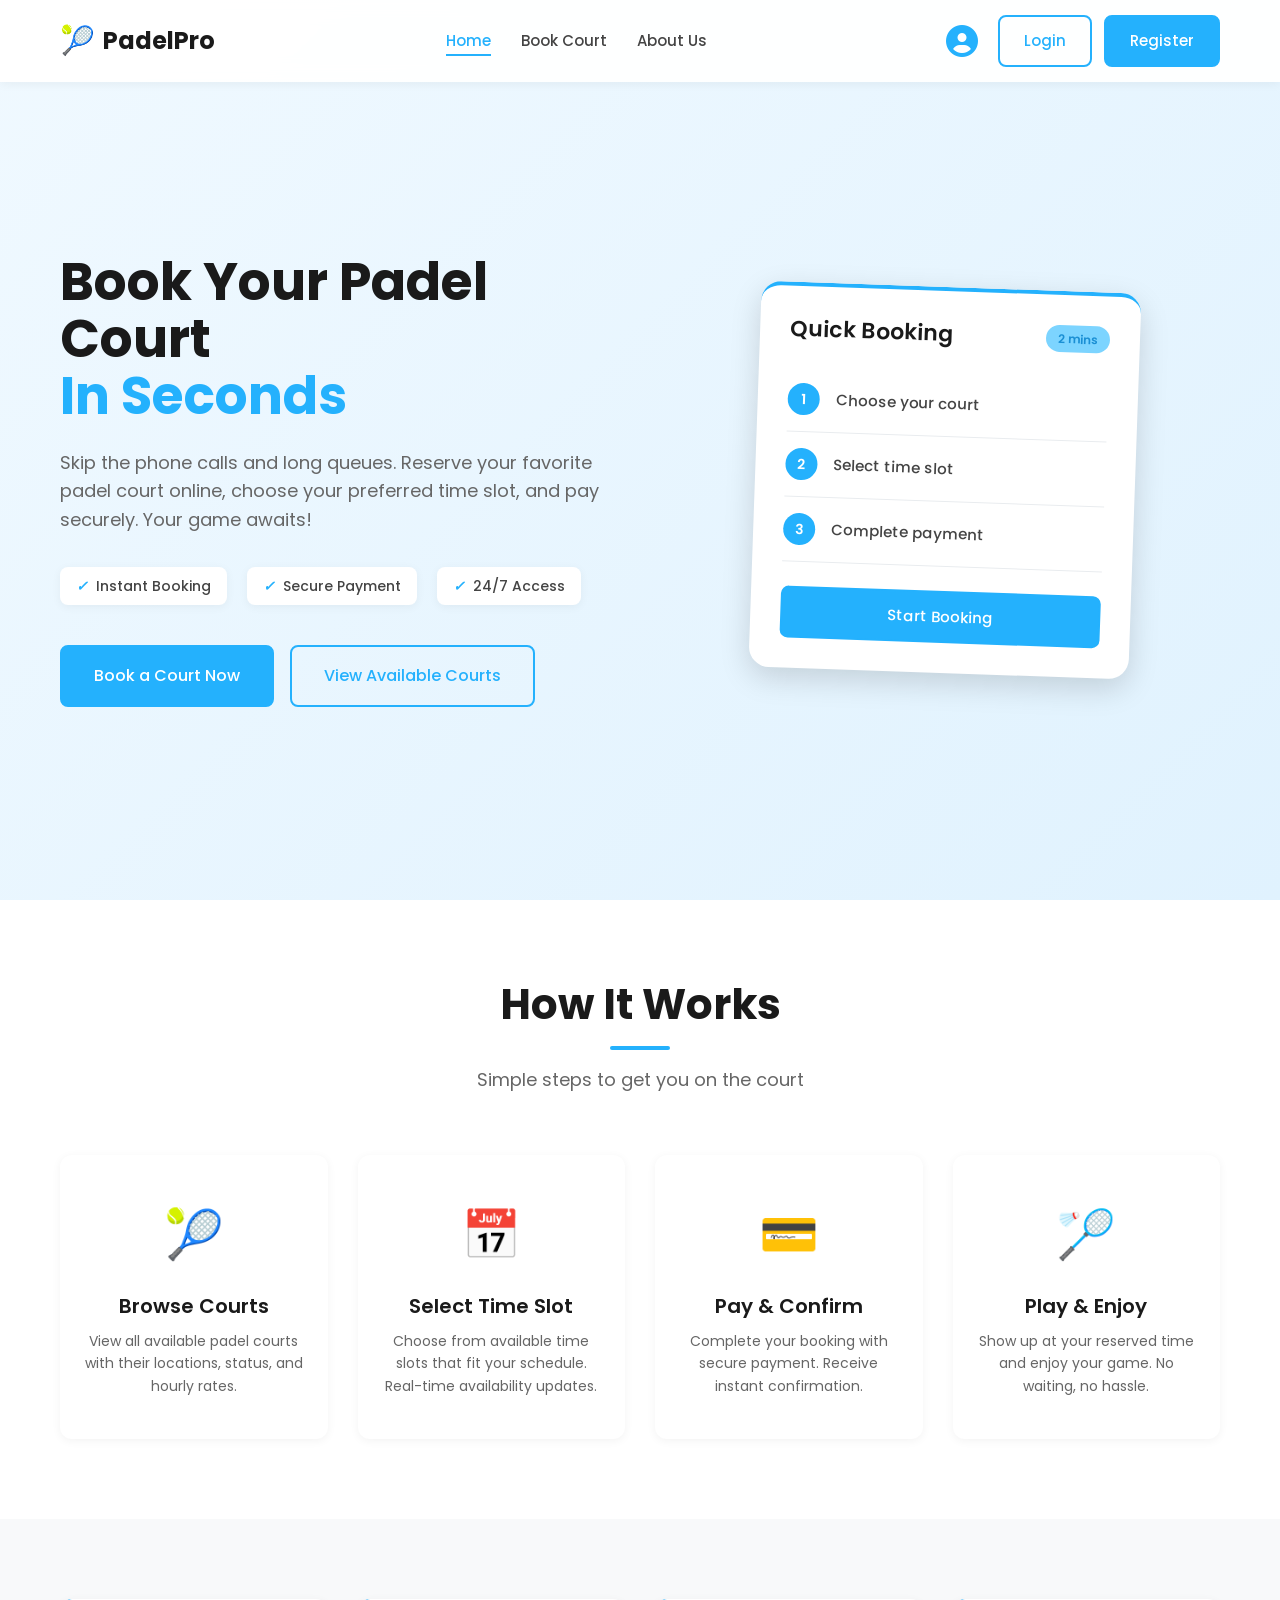
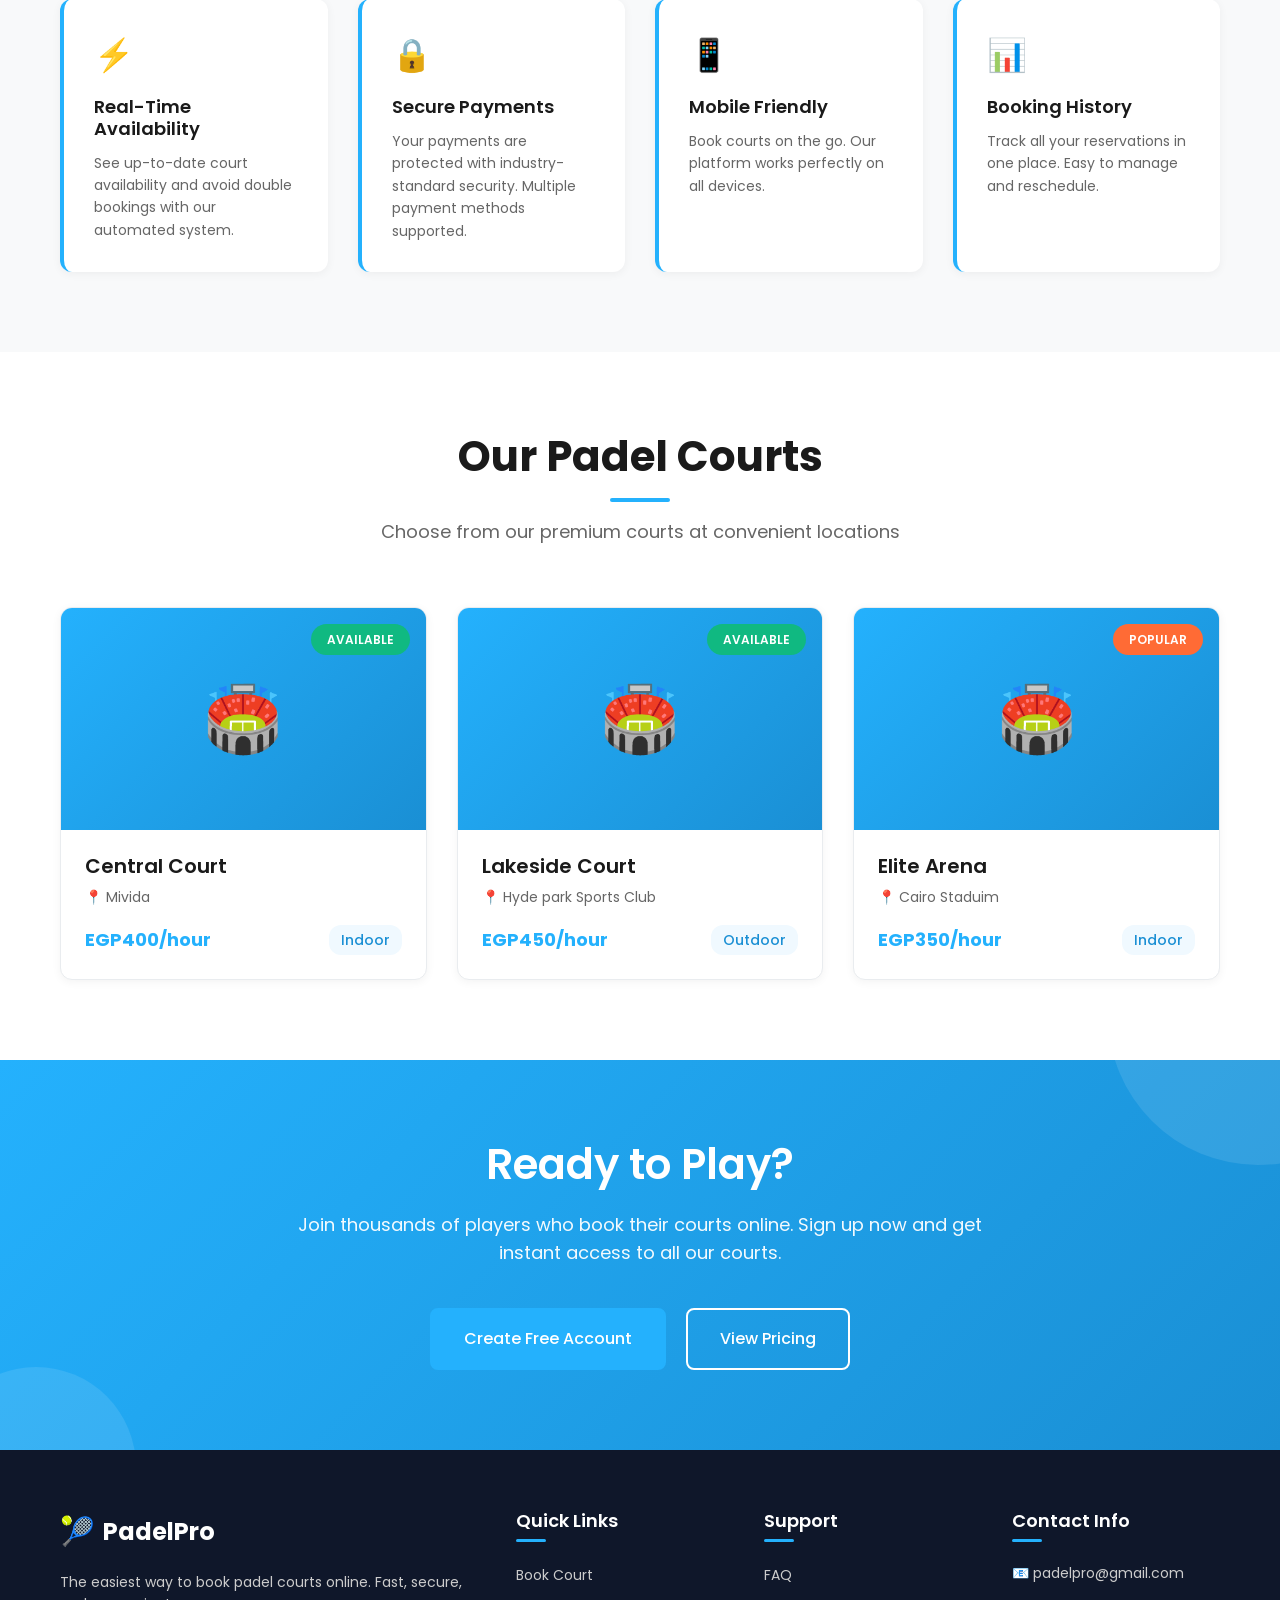
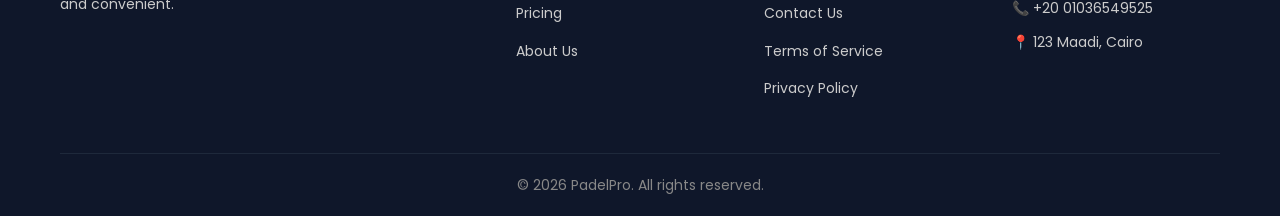
<file: index.html>
﻿<!doctype html>
<html lang="en">
  <head>
    <meta charset="UTF-8" />
    <meta name="viewport" content="width=device-width, initial-scale=1.0" />
    <meta
      name="description"
      content="Book your padel court easily online. Reserve courts, choose time slots, and pay securely."
    />
    <title>PadelPro - Book Your Padel Court Online</title>
    <link rel="stylesheet" href="css/style.css">
    <link rel="preconnect" href="https://fonts.googleapis.com" />
    <link rel="preconnect" href="https://fonts.gstatic.com" crossorigin />
    <link
      href="https://fonts.googleapis.com/css2?family=Poppins:wght@300;400;500;600;700&display=swap"
      rel="stylesheet"
    />
    <!-- Font Awesome 6 (free icons) -->
    <link rel="stylesheet" href="https://cdnjs.cloudflare.com/ajax/libs/font-awesome/6.4.0/css/all.min.css" />
  </head>
  <body>
    <!--start Header home Section -->

    <header class="header">
      <nav class="navbar">
        <div class="container">
          <div class="nav-wrapper">
            <a href="index.html" class="logo">
              <span class="logo-icon">🎾</span>
              <span class="logo-text">PadelPro</span>
            </a>
            <ul class="nav-menu">
              <li class="nav-item">
                <a href="index.html" class="nav-link active">Home</a>
              </li>
              <li class="nav-item">
                <a href="#" class="nav-link">Book Court</a>
              </li>
              <li class="nav-item">
                <a href="aboutus.html" class="nav-link">About Us</a>
              </li>
            </ul>
            <div class="nav-actions">
              <!-- Profile Icon (visible when logged out, shows dropdown on click) -->
              <div class="profile-dropdown">
                <button class="profile-icon-btn" id="profileIconBtn" aria-label="Profile menu">
                  <i class="fas fa-user-circle"></i>
                </button>
                <div class="dropdown-menu" id="profileDropdown">
                  <div class="dropdown-header" id="userInfoHeader">
                    <i class="fas fa-user"></i>
                    <span>Guest User</span>
                  </div>
                  <a href="login_signup.html" class="dropdown-item" id="loginDropdownItem">
                    <i class="fas fa-sign-in-alt"></i>
                    Login
                  </a>
                  <a href="login_signup.html" class="dropdown-item" id="registerDropdownItem">
                    <i class="fas fa-user-plus"></i>
                    Register
                  </a>
                  <div class="dropdown-divider"></div>
                  <a href="#" class="dropdown-item" id="myProfileItem" style="display: none;">
                    <i class="fas fa-id-card"></i>
                    My Profile
                  </a>
                  <a href="#" class="dropdown-item" id="myBookingsItem" style="display: none;">
                    <i class="fas fa-calendar-alt"></i>
                    My Bookings
                  </a>
                  <a href="#" class="dropdown-item" id="logoutItem" style="display: none;">
                    <i class="fas fa-sign-out-alt"></i>
                    Logout
                  </a>
                </div>
              </div>
              <a href="login_signup.html" class="btn btn-outline" id="loginBtn">Login</a>
              <a href="login_signup.html" class="btn btn-primary" id="registerBtn">Register</a>
            </div>
            <button class="mobile-menu-toggle" aria-label="Toggle menu">
              <span></span>
              <span></span>
              <span></span>
            </button>
          </div>
        </div>
      </nav>
    </header>

    <!-- end Header home section -->

    <!--start Hero home Section -->
    <section class="hero">
      <div class="container">
        <div class="hero-content">
          <div class="hero-text">
            <h1 class="hero-title">
              Book Your Padel Court
              <span class="highlight">In Seconds</span>
            </h1>
            <p class="hero-description">
              Skip the phone calls and long queues. Reserve your favorite padel
              court online, choose your preferred time slot, and pay securely.
              Your game awaits!
            </p>
            <div class="hero-features">
              <div class="feature-tag">
                <i class="feature-icon">✓</i>
                <span>Instant Booking</span>
              </div>
              <div class="feature-tag">
                <i class="feature-icon">✓</i>
                <span>Secure Payment</span>
              </div>
              <div class="feature-tag">
                <i class="feature-icon">✓</i>
                <span>24/7 Access</span>
              </div>
            </div>
            <div class="hero-cta">
              <a href="#" class="btn btn-primary btn-large">Book a Court Now</a>
              <a href="#" class="btn btn-outline btn-large"
                >View Available Courts</a
              >
            </div>
          </div>
          <div class="hero-image">
            <div class="booking-card">
              <div class="booking-card-header">
                <h3>Quick Booking</h3>
                <span class="badge">2 mins</span>
              </div>
              <div class="booking-card-body">
                <div class="booking-step">
                  <div class="step-number">1</div>
                  <div class="step-text">Choose your court</div>
                </div>
                <div class="booking-step">
                  <div class="step-number">2</div>
                  <div class="step-text">Select time slot</div>
                </div>
                <div class="booking-step">
                  <div class="step-number">3</div>
                  <div class="step-text">Complete payment</div>
                </div>
              </div>
              <div class="booking-card-footer">
                <a href="#" class="btn btn-primary btn-block">Start Booking</a>
              </div>
            </div>
          </div>
        </div>
      </div>
    </section>

    <!--end Hero home Section -->

    <!--start How It Works home Section -->
    <section class="how-it-works">
      <div class="container">
        <div class="section-header">
          <h2 class="section-title">How It Works</h2>
          <p class="section-subtitle">Simple steps to get you on the court</p>
        </div>
        <div class="steps-grid">
          <div class="step-card">
            <div class="step-icon">🎾</div>
            <h3 class="step-title">Browse Courts</h3>
            <p class="step-description">
              View all available padel courts with their locations, status, and
              hourly rates.
            </p>
          </div>
          <div class="step-card">
            <div class="step-icon">📅</div>
            <h3 class="step-title">Select Time Slot</h3>
            <p class="step-description">
              Choose from available time slots that fit your schedule. Real-time
              availability updates.
            </p>
          </div>
          <div class="step-card">
            <div class="step-icon">💳</div>
            <h3 class="step-title">Pay & Confirm</h3>
            <p class="step-description">
              Complete your booking with secure payment. Receive instant
              confirmation.
            </p>
          </div>
          <div class="step-card">
            <div class="step-icon">🏸</div>
            <h3 class="step-title">Play & Enjoy</h3>
            <p class="step-description">
              Show up at your reserved time and enjoy your game. No waiting, no
              hassle.
            </p>
          </div>
        </div>
      </div>
    </section>

    <!--end How It Works home Section -->

    <!--start Features home Section -->
    <section class="features">
      <div class="container">
        <div class="features-grid">
          <div class="feature-card">
            <div class="feature-icon-wrapper">⚡</div>
            <h3 class="feature-title">Real-Time Availability</h3>
            <p class="feature-description">
              See up-to-date court availability and avoid double bookings with
              our automated system.
            </p>
          </div>
          <div class="feature-card">
            <div class="feature-icon-wrapper">🔒</div>
            <h3 class="feature-title">Secure Payments</h3>
            <p class="feature-description">
              Your payments are protected with industry-standard security.
              Multiple payment methods supported.
            </p>
          </div>
          <div class="feature-card">
            <div class="feature-icon-wrapper">📱</div>
            <h3 class="feature-title">Mobile Friendly</h3>
            <p class="feature-description">
              Book courts on the go. Our platform works perfectly on all
              devices.
            </p>
          </div>
          <div class="feature-card">
            <div class="feature-icon-wrapper">📊</div>
            <h3 class="feature-title">Booking History</h3>
            <p class="feature-description">
              Track all your reservations in one place. Easy to manage and
              reschedule.
            </p>
          </div>
        </div>
      </div>
    </section>

    <!--end Features home Section -->

    <!--start Padel Courts Section -->
    <section class="courts-preview">
      <div class="container">
        <div class="section-header">
          <h2 class="section-title">Our Padel Courts</h2>
          <p class="section-subtitle">
            Choose from our premium courts at convenient locations
          </p>
        </div>
        <div class="courts-grid">
          <div class="court-card">
            <div class="court-image">
              <span class="court-icon">🏟️</span>
              <span class="court-status available">Available</span>
            </div>
            <div class="court-details">
              <h3 class="court-name">Central Court</h3>
              <p class="court-location">📍 Mivida</p>
              <div class="court-info">
                <span class="court-price">EGP400/hour</span>
                <span class="court-type">Indoor</span>
              </div>
            </div>
          </div>
          <div class="court-card">
            <div class="court-image">
              <span class="court-icon">🏟️</span>
              <span class="court-status available">Available</span>
            </div>
            <div class="court-details">
              <h3 class="court-name">Lakeside Court</h3>
              <p class="court-location">📍 Hyde park Sports Club</p>
              <div class="court-info">
                <span class="court-price">EGP450/hour</span>
                <span class="court-type">Outdoor</span>
              </div>
            </div>
          </div>
          <div class="court-card">
            <div class="court-image">
              <span class="court-icon">🏟️</span>
              <span class="court-status busy">Popular</span>
            </div>
            <div class="court-details">
              <h3 class="court-name">Elite Arena</h3>
              <p class="court-location">📍 Cairo Staduim</p>
              <div class="court-info">
                <span class="court-price">EGP350/hour</span>
                <span class="court-type">Indoor</span>
              </div>
            </div>
          </div>
        </div>
      </div>
    </section>

    <!--end Padel Courts Section -->

    <!--satrt Ready to Play Section -->
    <section class="cta">
      <div class="container">
        <div class="cta-content">
          <h2 class="cta-title">Ready to Play?</h2>
          <p class="cta-text">
            Join thousands of players who book their courts online. Sign up now
            and get instant access to all our courts.
          </p>
          <div class="cta-buttons">
            <a href="#" class="btn btn-primary btn-large"
              >Create Free Account</a
            >
            <a href="#" class="btn btn-outline btn-large">View Pricing</a>
          </div>
        </div>
      </div>
    </section>

    <!--satrt Ready to Play Section -->

    <!--start Footer home section -->
    <footer class="footer">
      <div class="container">
        <div class="footer-grid">
          <div class="footer-section">
            <div class="footer-logo">
              <span class="logo-icon">🎾</span>
              <span class="logo-text">PadelPro</span>
            </div>
            <p class="footer-description">
              The easiest way to book padel courts online. Fast, secure, and
              convenient.
            </p>
          </div>
          <div class="footer-section">
            <h4 class="footer-title">Quick Links</h4>
            <ul class="footer-links">
              <li><a href="#">Book Court</a></li>
              <li><a href="#">Pricing</a></li>
              <li><a href="#">About Us</a></li>
            </ul>
          </div>
          <div class="footer-section">
            <h4 class="footer-title">Support</h4>
            <ul class="footer-links">
              <li><a href="#">FAQ</a></li>
              <li><a href="#">Contact Us</a></li>
              <li><a href="#">Terms of Service</a></li>
              <li><a href="#">Privacy Policy</a></li>
            </ul>
          </div>
          <div class="footer-section">
            <h4 class="footer-title">Contact Info</h4>
            <ul class="footer-contact">
              <li>📧 padelpro@gmail.com</li>
              <li>📞 +20 01036549525</li>
              <li>📍 123 Maadi, Cairo</li>
            </ul>
          </div>
        </div>
        <div class="footer-bottom">
          <p>&copy; 2026 PadelPro. All rights reserved.</p>
        </div>
      </div>
    </footer>

    <!--end Footer home section -->

    <script>
      // Profile dropdown functionality
      const profileIconBtn = document.getElementById('profileIconBtn');
      const profileDropdown = document.getElementById('profileDropdown');
      const userInfoHeader = document.getElementById('userInfoHeader');
      const loginDropdownItem = document.getElementById('loginDropdownItem');
      const registerDropdownItem = document.getElementById('registerDropdownItem');
      const myProfileItem = document.getElementById('myProfileItem');
      const myBookingsItem = document.getElementById('myBookingsItem');
      const logoutItem = document.getElementById('logoutItem');
      const loginBtn = document.getElementById('loginBtn');
      const registerBtn = document.getElementById('registerBtn');

      // Check if user is logged in (from localStorage)
      function checkLoginStatus() {
        const currentUser = localStorage.getItem('padelpro_current_user');
        if (currentUser) {
          const user = JSON.parse(currentUser);
          // User is logged in
          userInfoHeader.innerHTML = `<i class="fas fa-user"></i><span>${user.name || user.email}</span>`;
          
          // Show logged-in menu items
          loginDropdownItem.style.display = 'none';
          registerDropdownItem.style.display = 'none';
          myProfileItem.style.display = 'flex';
          myBookingsItem.style.display = 'flex';
          logoutItem.style.display = 'flex';
          
          // Hide login/register buttons in nav-actions
          if (loginBtn) loginBtn.style.display = 'none';
          if (registerBtn) registerBtn.style.display = 'none';
        } else {
          // User is logged out
          userInfoHeader.innerHTML = `<i class="fas fa-user"></i><span>Guest User</span>`;
          
          // Show logged-out menu items
          loginDropdownItem.style.display = 'flex';
          registerDropdownItem.style.display = 'flex';
          myProfileItem.style.display = 'none';
          myBookingsItem.style.display = 'none';
          logoutItem.style.display = 'none';
          
          // Show login/register buttons in nav-actions
          if (loginBtn) loginBtn.style.display = 'inline-block';
          if (registerBtn) registerBtn.style.display = 'inline-block';
        }
      }

      // Toggle dropdown
      if (profileIconBtn) {
        profileIconBtn.addEventListener('click', (e) => {
          e.stopPropagation();
          profileDropdown.classList.toggle('show');
        });
      }

      // Close dropdown when clicking outside
      document.addEventListener('click', (e) => {
        if (!profileIconBtn.contains(e.target) && !profileDropdown.contains(e.target)) {
          profileDropdown.classList.remove('show');
        }
      });

      // Logout functionality
      if (logoutItem) {
        logoutItem.addEventListener('click', (e) => {
          e.preventDefault();
          localStorage.removeItem('padelpro_current_user');
          checkLoginStatus();
          profileDropdown.classList.remove('show');
          // Show success message (optional)
          alert('You have been logged out successfully!');
          // Reload page to update UI
          window.location.reload();
        });
      }

      // Check login status on page load
      checkLoginStatus();
    </script>
  </body>
</html>
</file>
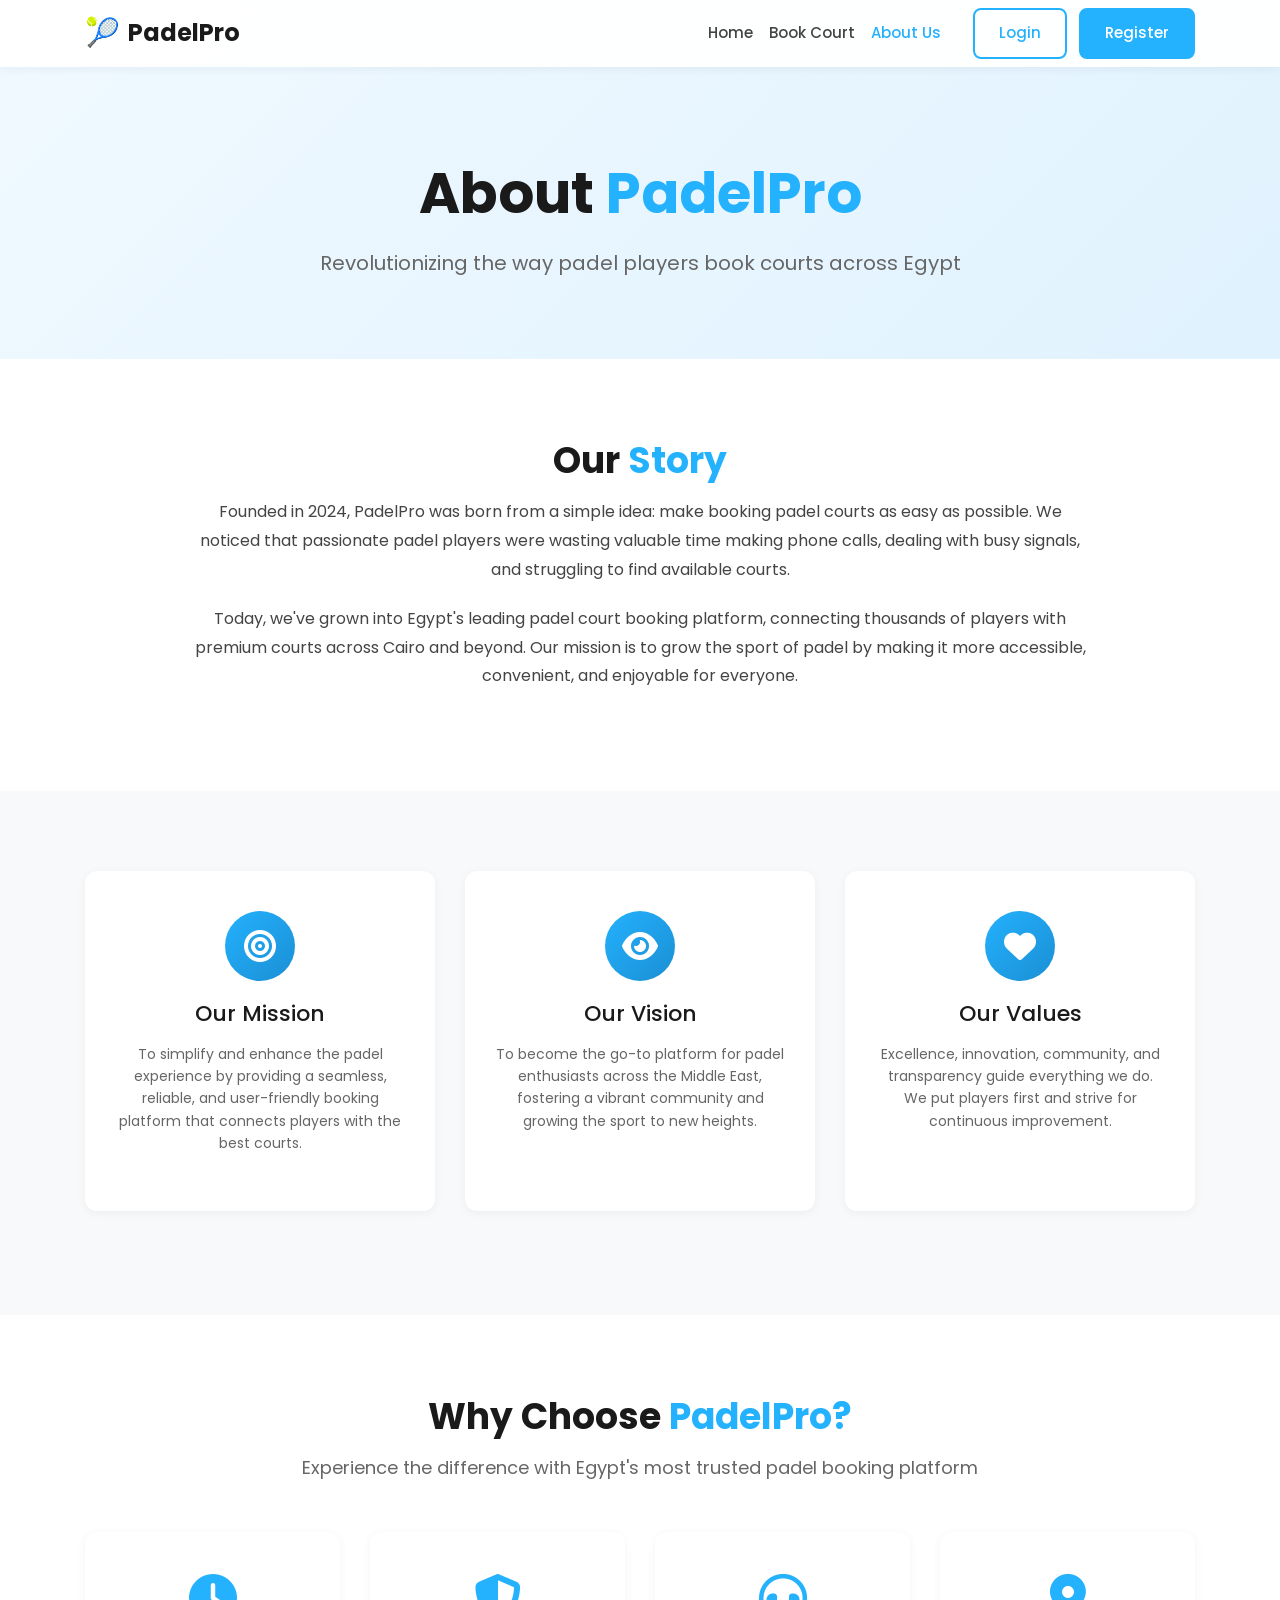
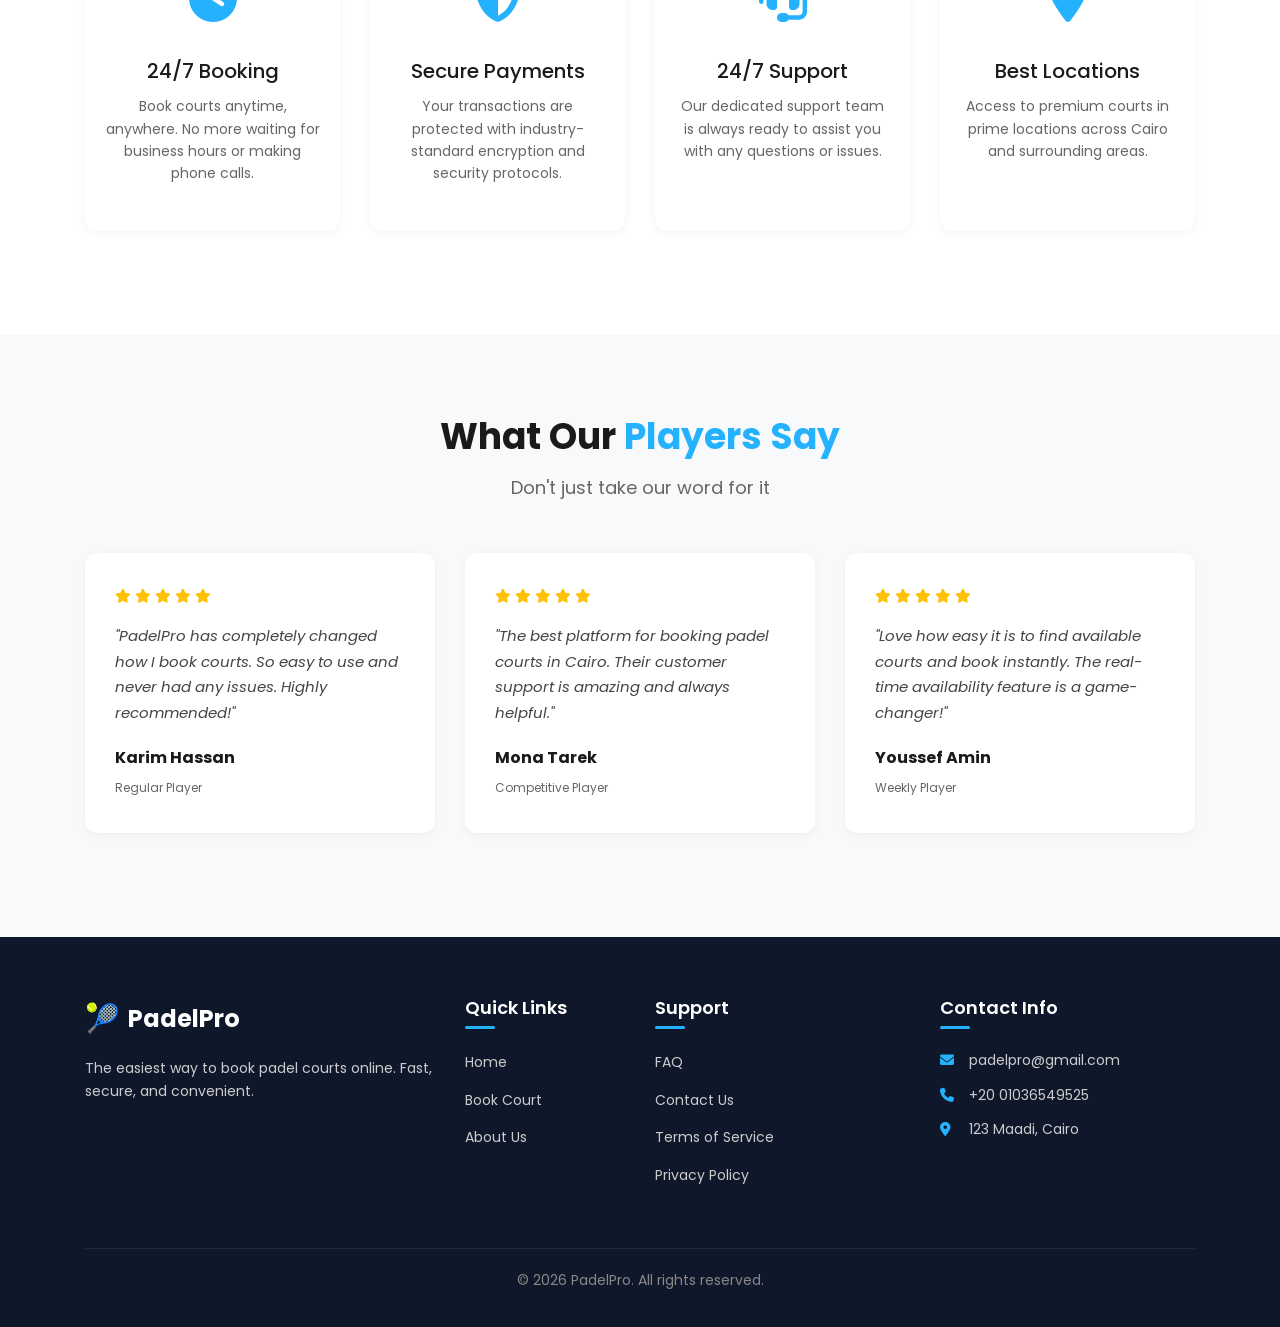
<file: aboutus.html>
<!DOCTYPE html>
<html lang="en">
<head>
    <meta charset="UTF-8">
    <meta name="viewport" content="width=device-width, initial-scale=1.0, shrink-to-fit=no">
    <meta name="description" content="Learn about PadelPro - The leading platform for booking padel courts online. Discover our mission, values, and story.">
    <title>PadelPro - About Us</title>
    
    <!-- Bootstrap 4.6.x CSS -->
    <link rel="stylesheet" href="https://cdn.jsdelivr.net/npm/bootstrap@4.6.2/dist/css/bootstrap.min.css">
    <!-- Custom CSS -->
    <link rel="stylesheet" href="css/aboutus.css">
    <!-- Google Fonts Poppins -->
    <link rel="preconnect" href="https://fonts.googleapis.com">
    <link rel="preconnect" href="https://fonts.gstatic.com" crossorigin>
    <link href="https://fonts.googleapis.com/css2?family=Poppins:wght@300;400;500;600;700&display=swap" rel="stylesheet">
    <!-- Font Awesome Icons -->
    <link rel="stylesheet" href="https://cdnjs.cloudflare.com/ajax/libs/font-awesome/6.4.0/css/all.min.css">
</head>
<body>
    <!-- Header Navigation -->
    <header class="header">
        <nav class="navbar navbar-expand-md py-2">
            <div class="container">
                <a href="index.html" class="logo">
                    <span class="logo-icon">🎾</span>
                    <span class="logo-text">PadelPro</span>
                </a>
                <button class="mobile-menu-toggle navbar-toggler" type="button" data-toggle="collapse" data-target="#mainNavbar" aria-controls="mainNavbar" aria-expanded="false" aria-label="Toggle navigation">
                    <span></span>
                    <span></span>
                    <span></span>
                </button>
                <div class="collapse navbar-collapse" id="mainNavbar">
                    <ul class="navbar-nav ml-auto align-items-md-center">
                        <li class="nav-item"><a href="index.html" class="nav-link">Home</a></li>
                        <li class="nav-item"><a href="#" class="nav-link">Book Court</a></li>
                        <li class="nav-item"><a href="aboutus.html" class="nav-link active">About Us</a></li>
                    </ul>
                    <div class="nav-actions ml-md-4">
                        <a href="login_signup.html" class="btn btn-outline" id="loginNavBtn">Login</a>
                        <a href="register.html" class="btn btn-primary" id="signupNavBtn">Register</a>
                    </div>
                </div>
            </div>
        </nav>
    </header>

    <!-- Hero Section -->
    <section class="about-hero">
        <div class="container">
            <div class="row justify-content-center text-center">
                <div class="col-lg-8">
                    <h1 class="about-hero-title">About <span class="highlight">PadelPro</span></h1>
                    <p class="about-hero-subtitle">Revolutionizing the way padel players book courts across Egypt</p>
                </div>
            </div>
        </div>
    </section>

    <!-- Our Story Section -->
    <section class="our-story">
        <div class="container">
            <div class="row">
                <div class="col-lg-12">
                    <div class="story-content text-center">
                        <h2 class="section-title">Our <span class="highlight">Story</span></h2>
                        <p class="story-text">Founded in 2024, PadelPro was born from a simple idea: make booking padel courts as easy as possible. We noticed that passionate padel players were wasting valuable time making phone calls, dealing with busy signals, and struggling to find available courts.</p>
                        <p class="story-text">Today, we've grown into Egypt's leading padel court booking platform, connecting thousands of players with premium courts across Cairo and beyond. Our mission is to grow the sport of padel by making it more accessible, convenient, and enjoyable for everyone.</p>
                    </div>
                </div>
            </div>
        </div>
    </section>

    <!-- Our Mission Section -->
    <section class="our-mission">
        <div class="container">
            <div class="row">
                <div class="col-lg-4 mb-4">
                    <div class="mission-card">
                        <div class="mission-icon">
                            <i class="fas fa-bullseye"></i>
                        </div>
                        <h3>Our Mission</h3>
                        <p>To simplify and enhance the padel experience by providing a seamless, reliable, and user-friendly booking platform that connects players with the best courts.</p>
                    </div>
                </div>
                <div class="col-lg-4 mb-4">
                    <div class="mission-card">
                        <div class="mission-icon">
                            <i class="fas fa-eye"></i>
                        </div>
                        <h3>Our Vision</h3>
                        <p>To become the go-to platform for padel enthusiasts across the Middle East, fostering a vibrant community and growing the sport to new heights.</p>
                    </div>
                </div>
                <div class="col-lg-4 mb-4">
                    <div class="mission-card">
                        <div class="mission-icon">
                            <i class="fas fa-heart"></i>
                        </div>
                        <h3>Our Values</h3>
                        <p>Excellence, innovation, community, and transparency guide everything we do. We put players first and strive for continuous improvement.</p>
                    </div>
                </div>
            </div>
        </div>
    </section>

    <!-- Why Choose Us Section -->
    <section class="why-choose-us">
        <div class="container">
            <div class="section-header text-center">
                <h2 class="section-title">Why Choose <span class="highlight">PadelPro?</span></h2>
                <p class="section-subtitle">Experience the difference with Egypt's most trusted padel booking platform</p>
            </div>
            <div class="row">
                <div class="col-md-6 col-lg-3 mb-4">
                    <div class="choose-card">
                        <div class="choose-icon">
                            <i class="fas fa-clock"></i>
                        </div>
                        <h4>24/7 Booking</h4>
                        <p>Book courts anytime, anywhere. No more waiting for business hours or making phone calls.</p>
                    </div>
                </div>
                <div class="col-md-6 col-lg-3 mb-4">
                    <div class="choose-card">
                        <div class="choose-icon">
                            <i class="fas fa-shield-alt"></i>
                        </div>
                        <h4>Secure Payments</h4>
                        <p>Your transactions are protected with industry-standard encryption and security protocols.</p>
                    </div>
                </div>
                <div class="col-md-6 col-lg-3 mb-4">
                    <div class="choose-card">
                        <div class="choose-icon">
                            <i class="fas fa-headset"></i>
                        </div>
                        <h4>24/7 Support</h4>
                        <p>Our dedicated support team is always ready to assist you with any questions or issues.</p>
                    </div>
                </div>
                <div class="col-md-6 col-lg-3 mb-4">
                    <div class="choose-card">
                        <div class="choose-icon">
                            <i class="fas fa-map-marker-alt"></i>
                        </div>
                        <h4>Best Locations</h4>
                        <p>Access to premium courts in prime locations across Cairo and surrounding areas.</p>
                    </div>
                </div>
            </div>
        </div>
    </section>

    <!-- Testimonials Section -->
    <section class="testimonials">
        <div class="container">
            <div class="section-header text-center">
                <h2 class="section-title">What Our <span class="highlight">Players Say</span></h2>
                <p class="section-subtitle">Don't just take our word for it</p>
            </div>
            <div class="row">
                <div class="col-md-6 col-lg-4 mb-4">
                    <div class="testimonial-card">
                        <div class="testimonial-rating">
                            <i class="fas fa-star"></i>
                            <i class="fas fa-star"></i>
                            <i class="fas fa-star"></i>
                            <i class="fas fa-star"></i>
                            <i class="fas fa-star"></i>
                        </div>
                        <p class="testimonial-text">"PadelPro has completely changed how I book courts. So easy to use and never had any issues. Highly recommended!"</p>
                        <div class="testimonial-author">
                            <strong>Karim Hassan</strong>
                            <span>Regular Player</span>
                        </div>
                    </div>
                </div>
                <div class="col-md-6 col-lg-4 mb-4">
                    <div class="testimonial-card">
                        <div class="testimonial-rating">
                            <i class="fas fa-star"></i>
                            <i class="fas fa-star"></i>
                            <i class="fas fa-star"></i>
                            <i class="fas fa-star"></i>
                            <i class="fas fa-star"></i>
                        </div>
                        <p class="testimonial-text">"The best platform for booking padel courts in Cairo. Their customer support is amazing and always helpful."</p>
                        <div class="testimonial-author">
                            <strong>Mona Tarek</strong>
                            <span>Competitive Player</span>
                        </div>
                    </div>
                </div>
                <div class="col-md-6 col-lg-4 mb-4">
                    <div class="testimonial-card">
                        <div class="testimonial-rating">
                            <i class="fas fa-star"></i>
                            <i class="fas fa-star"></i>
                            <i class="fas fa-star"></i>
                            <i class="fas fa-star"></i>
                            <i class="fas fa-star"></i>
                        </div>
                        <p class="testimonial-text">"Love how easy it is to find available courts and book instantly. The real-time availability feature is a game-changer!"</p>
                        <div class="testimonial-author">
                            <strong>Youssef Amin</strong>
                            <span>Weekly Player</span>
                        </div>
                    </div>
                </div>
            </div>
        </div>
    </section>

    <!-- Footer -->
    <footer class="footer">
        <div class="container">
            <div class="row">
                <div class="col-md-6 col-lg-4 mb-4">
                    <div class="footer-logo">
                        <span class="logo-icon">🎾</span>
                        <span class="logo-text">PadelPro</span>
                    </div>
                    <p class="footer-description">The easiest way to book padel courts online. Fast, secure, and convenient.</p>
                </div>
                <div class="col-md-6 col-lg-2 mb-4">
                    <h4 class="footer-title">Quick Links</h4>
                    <ul class="footer-links">
                        <li><a href="index.html">Home</a></li>
                        <li><a href="#">Book Court</a></li>
                        <li><a href="about.html">About Us</a></li>
                    </ul>
                </div>
                <div class="col-md-6 col-lg-3 mb-4">
                    <h4 class="footer-title">Support</h4>
                    <ul class="footer-links">
                        <li><a href="#">FAQ</a></li>
                        <li><a href="#">Contact Us</a></li>
                        <li><a href="#">Terms of Service</a></li>
                        <li><a href="#">Privacy Policy</a></li>
                    </ul>
                </div>
                <div class="col-md-6 col-lg-3 mb-4">
                    <h4 class="footer-title">Contact Info</h4>
                    <ul class="footer-contact">
                        <li><i class="fas fa-envelope"></i> padelpro@gmail.com</li>
                        <li><i class="fas fa-phone"></i> +20 01036549525</li>
                        <li><i class="fas fa-map-marker-alt"></i> 123 Maadi, Cairo</li>
                    </ul>
                </div>
            </div>
            <div class="footer-bottom">
                <p>&copy; 2026 PadelPro. All rights reserved.</p>
            </div>
        </div>
    </footer>

    <!-- Bootstrap JS -->
    <script src="https://code.jquery.com/jquery-3.5.1.slim.min.js"></script>
    <script src="https://cdn.jsdelivr.net/npm/bootstrap@4.6.2/dist/js/bootstrap.bundle.min.js"></script>
</body>
</html>
</file>
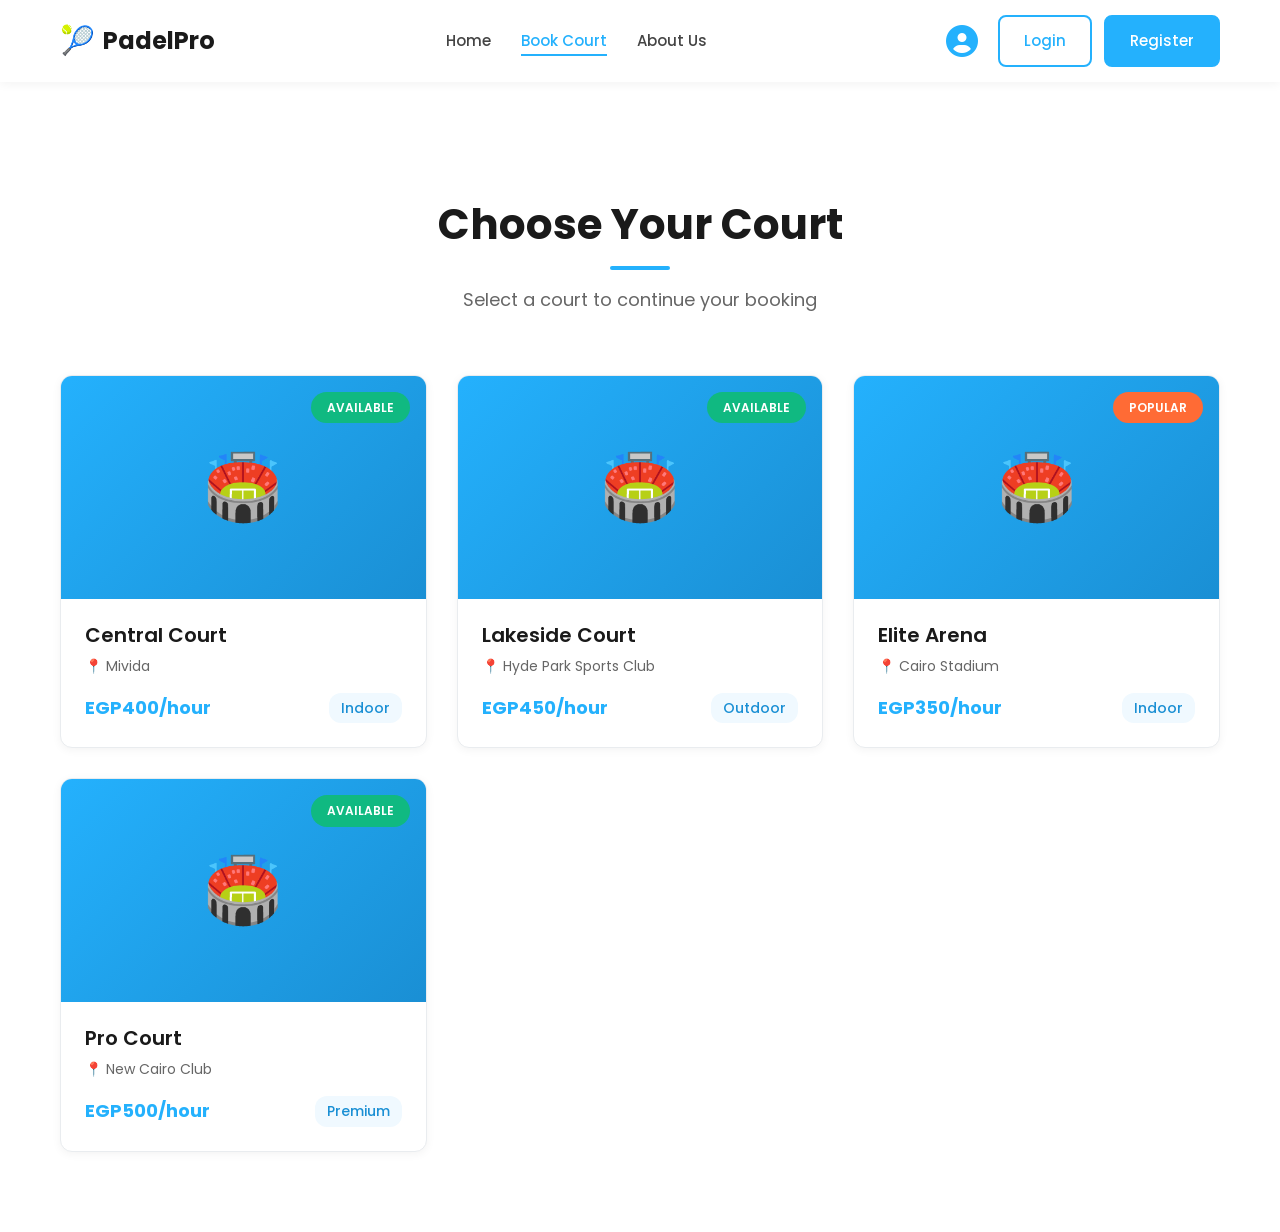
<file: booking.html>
<!doctype html>
<html lang="en">
<head>
  <meta charset="UTF-8">
  <title>Book Court</title>

  <link rel="stylesheet" href="css/style.css">
  <link rel="stylesheet" href="css/book.css">
  <link rel="stylesheet" href="css/style.css">
    <link rel="preconnect" href="https://fonts.googleapis.com" />
    <link rel="preconnect" href="https://fonts.gstatic.com" crossorigin />
    <link
      href="https://fonts.googleapis.com/css2?family=Poppins:wght@300;400;500;600;700&display=swap"
      rel="stylesheet"
    />
    <!-- Font Awesome 6 (free icons) -->
    <link rel="stylesheet" href="https://cdnjs.cloudflare.com/ajax/libs/font-awesome/6.4.0/css/all.min.css" />
</head>

<body>

<!--start Header booking Section -->

    <header class="header">
      <nav class="navbar">
        <div class="container">
          <div class="nav-wrapper">
            <a href="index.html" class="logo">
              <span class="logo-icon">🎾</span>
              <span class="logo-text">PadelPro</span>
            </a>
            <ul class="nav-menu">
              <li class="nav-item">
                <a href="index.html" class="nav-link ">Home</a>
              </li>
              <li class="nav-item">
                <a href="booking.html" class="nav-link active">Book Court</a>
              </li>
              <li class="nav-item">
                <a href="#" class="nav-link">About Us</a>
              </li>
            </ul>
            <div class="nav-actions">

              <!-- Profile Icon  -->
              <div class="profile-dropdown">
                <button class="profile-icon-btn" id="profileIconBtn" aria-label="Profile menu">
                  <i class="fas fa-user-circle"></i>
                </button>
                <div class="dropdown-menu" id="profileDropdown">
                  <div class="dropdown-header" id="userInfoHeader">
                    <i class="fas fa-user"></i>
                    <span>Guest User</span>
                  </div>
                  <a href="login_signup.html" class="dropdown-item" id="loginDropdownItem">
                    <i class="fas fa-sign-in-alt"></i>
                    Login
                  </a>
                  <a href="login_signup.html" class="dropdown-item" id="registerDropdownItem">
                    <i class="fas fa-user-plus"></i>
                    Register
                  </a>
                  <div class="dropdown-divider"></div>
                  <a href="#" class="dropdown-item" id="myProfileItem" style="display: none;">
                    <i class="fas fa-id-card"></i>
                    My Profile
                  </a>
                  <a href="#" class="dropdown-item" id="myBookingsItem" style="display: none;">
                    <i class="fas fa-calendar-alt"></i>
                    My Bookings
                  </a>
                  <a href="#" class="dropdown-item" id="logoutItem" style="display: none;">
                    <i class="fas fa-sign-out-alt"></i>
                    Logout
                  </a>
                </div>
              </div>
              <a href="login_signup.html" class="btn btn-outline" id="loginBtn">Login</a>
              <a href="login_signup.html" class="btn btn-primary" id="registerBtn">Register</a>
            </div>
            <button class="mobile-menu-toggle" aria-label="Toggle menu">
              <span></span>
              <span></span>
              <span></span>
            </button>
          </div>
        </div>
      </nav>
    </header>

    <!-- end Header booking section -->

<section class="courts-preview" style="margin-top:120px;">
  <div class="container">

    <div class="section-header">
      <h2 class="section-title">Choose Your Court</h2>
      <p class="section-subtitle">
        Select a court to continue your booking
      </p>
    </div>

    <div class="courts-grid">

      <!-- Court 1 -->
      <div class="court-card" onclick="goToReservation('Central Court',400)">
        <div class="court-image">
          <span class="court-icon">🏟️</span>
          <span class="court-status available">Available</span>
        </div>
        <div class="court-details">
          <h3 class="court-name">Central Court</h3>
          <p class="court-location">📍 Mivida</p>
          <div class="court-info">
            <span class="court-price">EGP400/hour</span>
            <span class="court-type">Indoor</span>
          </div>
        </div>
      </div>

      <!-- Court 2 -->
      <div class="court-card" onclick="goToReservation('Lakeside Court',450)">
        <div class="court-image">
          <span class="court-icon">🏟️</span>
          <span class="court-status available">Available</span>
        </div>
        <div class="court-details">
          <h3 class="court-name">Lakeside Court</h3>
          <p class="court-location">📍 Hyde Park Sports Club</p>
          <div class="court-info">
            <span class="court-price">EGP450/hour</span>
            <span class="court-type">Outdoor</span>
          </div>
        </div>
      </div>

      <!-- Court 3 -->
      <div class="court-card" onclick="goToReservation('Elite Arena',350)">
        <div class="court-image">
          <span class="court-icon">🏟️</span>
          <span class="court-status busy">Popular</span>
        </div>
        <div class="court-details">
          <h3 class="court-name">Elite Arena</h3>
          <p class="court-location">📍 Cairo Stadium</p>
          <div class="court-info">
            <span class="court-price">EGP350/hour</span>
            <span class="court-type">Indoor</span>
          </div>
        </div>
      </div>

      <!-- Court 4 -->
      <div class="court-card" onclick="goToReservation('Pro Court',500)">
        <div class="court-image">
          <span class="court-icon">🏟️</span>
          <span class="court-status available">Available</span>
        </div>
        <div class="court-details">
          <h3 class="court-name">Pro Court</h3>
          <p class="court-location">📍 New Cairo Club</p>
          <div class="court-info">
            <span class="court-price">EGP500/hour</span>
            <span class="court-type">Premium</span>
          </div>
        </div>
      </div>

    </div>
  </div>
</section>

<script src="js/book.js"></script>
</body>
</html>
</file>
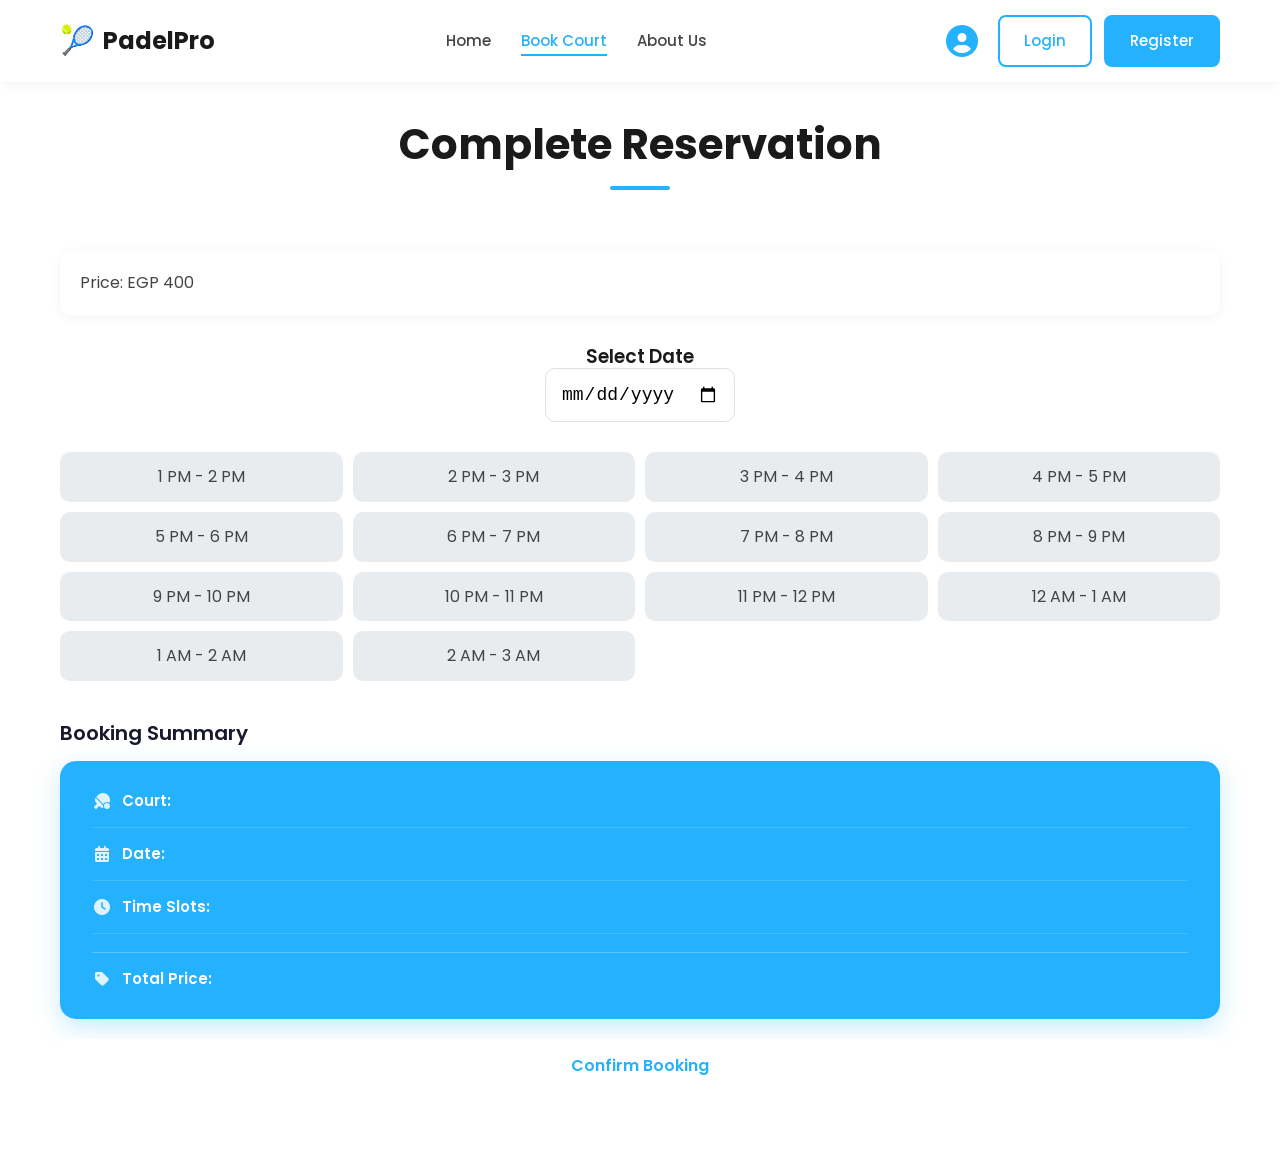
<file: reservation.html>
<!doctype html>
<html lang="en">
  <head>
    <meta charset="UTF-8" />
    <title>Reservation</title>

    <link rel="stylesheet" href="css/style.css" />
    <link rel="stylesheet" href="css/reservation.css" />
    <link rel="stylesheet" href="css/style.css" />
    <link rel="preconnect" href="https://fonts.googleapis.com" />
    <link rel="preconnect" href="https://fonts.gstatic.com" crossorigin />
    <link
      href="https://fonts.googleapis.com/css2?family=Poppins:wght@300;400;500;600;700&display=swap"
      rel="stylesheet"
    />
    <!-- Font Awesome 6 (free icons) -->
    <link
      rel="stylesheet"
      href="https://cdnjs.cloudflare.com/ajax/libs/font-awesome/6.4.0/css/all.min.css"
    />
  </head>

  <body>
    <!--start Header reservation Section -->

    <header class="header">
      <nav class="navbar">
        <div class="container">
          <div class="nav-wrapper">
            <a href="index.html" class="logo">
              <span class="logo-icon">🎾</span>
              <span class="logo-text">PadelPro</span>
            </a>
            <ul class="nav-menu">
              <li class="nav-item">
                <a href="index.html" class="nav-link">Home</a>
              </li>
              <li class="nav-item">
                <a href="booking.html" class="nav-link active">Book Court</a>
              </li>
              <li class="nav-item">
                <a href="#" class="nav-link">About Us</a>
              </li>
            </ul>
            <div class="nav-actions">
              <!-- Profile Icon (visible when logged out, shows dropdown on click) -->
              <div class="profile-dropdown">
                <button
                  class="profile-icon-btn"
                  id="profileIconBtn"
                  aria-label="Profile menu"
                >
                  <i class="fas fa-user-circle"></i>
                </button>
                <div class="dropdown-menu" id="profileDropdown">
                  <div class="dropdown-header" id="userInfoHeader">
                    <i class="fas fa-user"></i>
                    <span>Guest User</span>
                  </div>
                  <a
                    href="login_signup.html"
                    class="dropdown-item"
                    id="loginDropdownItem"
                  >
                    <i class="fas fa-sign-in-alt"></i>
                    Login
                  </a>
                  <a
                    href="login_signup.html"
                    class="dropdown-item"
                    id="registerDropdownItem"
                  >
                    <i class="fas fa-user-plus"></i>
                    Register
                  </a>
                  <div class="dropdown-divider"></div>
                  <a
                    href="#"
                    class="dropdown-item"
                    id="myProfileItem"
                    style="display: none"
                  >
                    <i class="fas fa-id-card"></i>
                    My Profile
                  </a>
                  <a
                    href="#"
                    class="dropdown-item"
                    id="myBookingsItem"
                    style="display: none"
                  >
                    <i class="fas fa-calendar-alt"></i>
                    My Bookings
                  </a>
                  <a
                    href="#"
                    class="dropdown-item"
                    id="logoutItem"
                    style="display: none"
                  >
                    <i class="fas fa-sign-out-alt"></i>
                    Logout
                  </a>
                </div>
              </div>
              <a href="login_signup.html" class="btn btn-outline" id="loginBtn"
                >Login</a
              >
              <a
                href="login_signup.html"
                class="btn btn-primary"
                id="registerBtn"
                >Register</a
              >
            </div>
            <button class="mobile-menu-toggle" aria-label="Toggle menu">
              <span></span>
              <span></span>
              <span></span>
            </button>
          </div>
        </div>
      </nav>
    </header>

    <!-- end Header reservation section -->

    <section style="margin-top: 120px">
      <div class="container">
        <div class="section-header">
          <h2 class="section-title">Complete Reservation</h2>
        </div>

        <!-- Selected Court -->
        <div class="reservation-card">
          <h3 id="courtName"></h3>
          <p id="courtPrice"></p>
        </div>

        <!-- Calendar -->
        <div class="calendar">
          <h3>Select Date</h3>
          <input type="date" id="dateInput" />
        </div>

        <!-- Time Slots -->
        <div class="slots-grid" id="slotsContainer"></div>

        <!-- Summary -->

        <div class="summary">
          <h3>Booking Summary</h3>

          <div class="summary-box">
            <div class="summary-row">
              <i class="fas fa-table-tennis"></i>
              <span class="label">Court:</span>
              <span class="value" id="summaryCourtName"></span>
            </div>

            <div class="summary-row">
              <i class="fas fa-calendar-alt"></i>
              <span class="label">Date:</span>
              <span class="value" id="summaryDate"></span>
            </div>

            <div class="summary-row">
              <i class="fas fa-clock"></i>
              <span class="label">Time Slots:</span>
              <span class="value" id="summarySlots"></span>
            </div>

            <div class="summary-row total">
              <i class="fas fa-tag"></i>
              <span class="label">Total Price:</span>
              <span class="value" id="summaryPrice"></span>
            </div>
          </div>

          <button class="btn btn-primary" onclick="goToPayment()">
            Confirm Booking
          </button>
        </div>
      </div>
    </section>

    <script src="js/reservation.js"></script>
  </body>
</html>
</file>
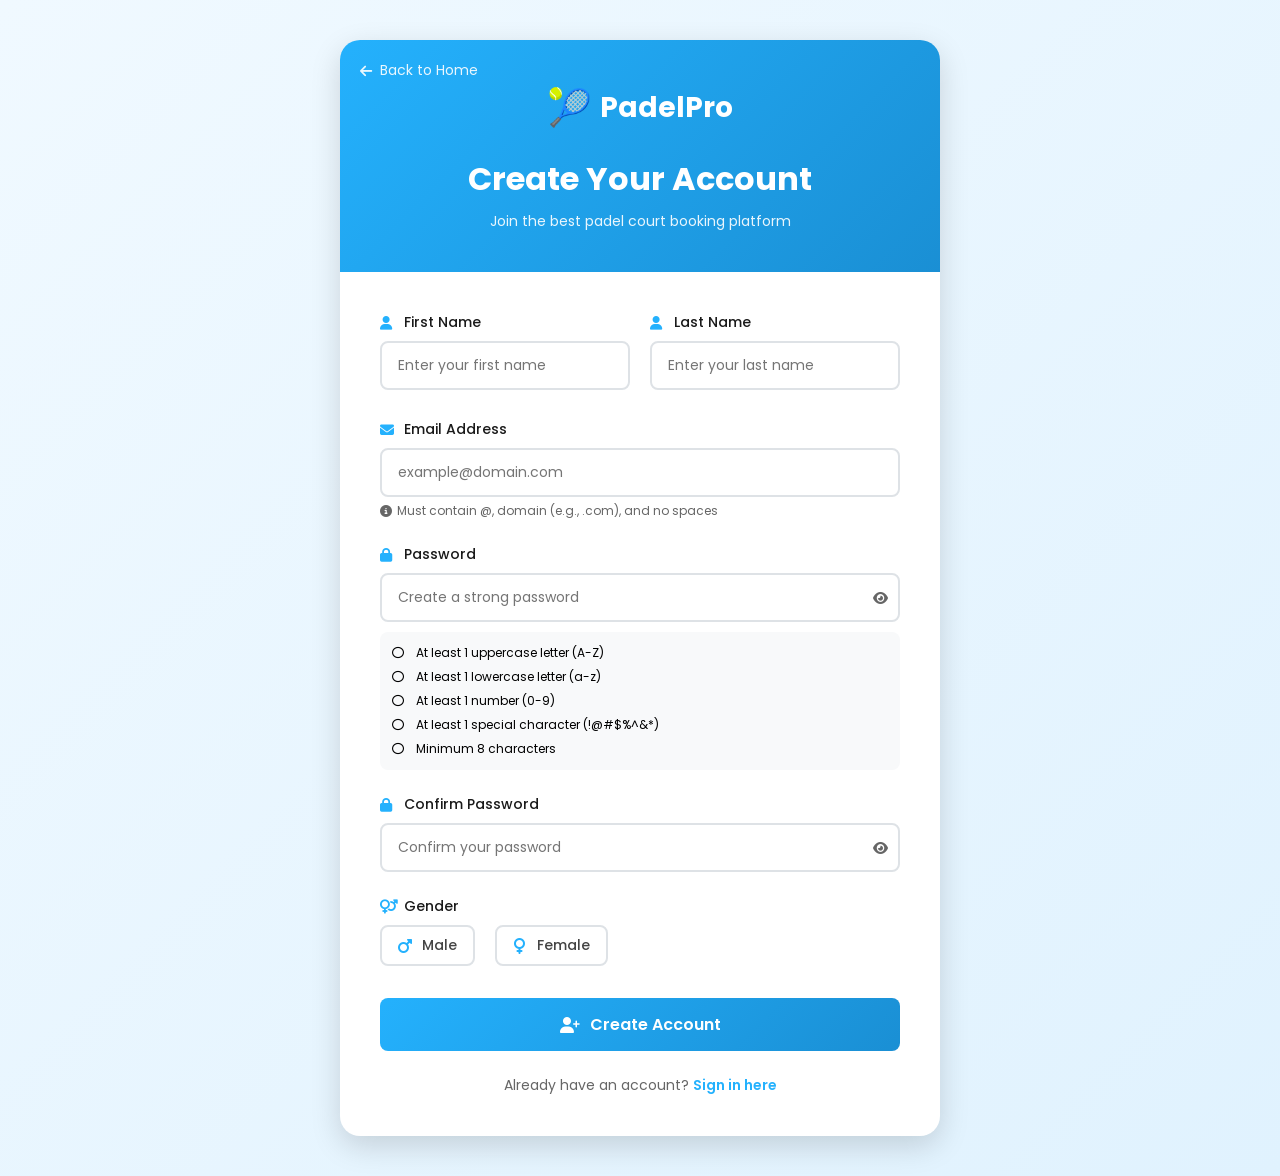
<file: signup.html>
<!DOCTYPE html>
<html lang="en">
<head>
    <meta charset="UTF-8">
    <meta name="viewport" content="width=device-width, initial-scale=1.0">
    <meta name="description" content="Create your PadelPro account - Join the best padel court booking platform">
    <title>PadelPro - Create Account</title>
    <link rel="stylesheet" href="css/signup.css">
    <link rel="preconnect" href="https://fonts.googleapis.com">
    <link rel="preconnect" href="https://fonts.gstatic.com" crossorigin>
    <link href="https://fonts.googleapis.com/css2?family=Poppins:wght@300;400;500;600;700&display=swap" rel="stylesheet">
    <!-- Font Awesome for icons -->
    <link rel="stylesheet" href="https://cdnjs.cloudflare.com/ajax/libs/font-awesome/6.4.0/css/all.min.css">
</head>
<body>
    <div class="register-container">
        <div class="register-card">
            <div class="register-header">
                <a href="index.html" class="back-home">
                    <i class="fas fa-arrow-left"></i>
                    <span>Back to Home</span>
                </a>
                <div class="logo">
                    <span class="logo-icon">🎾</span>
                    <span class="logo-text">PadelPro</span>
                </div>
                <h2>Create Your Account</h2>
                <p>Join the best padel court booking platform</p>
            </div>

            <div class="register-body">
                <div id="alertMessage" class="alert-message" style="display: none;"></div>
                
                <form id="registerForm" novalidate>
                    <div class="form-row">
                        <div class="form-group">
                            <label for="firstName">
                                <i class="fas fa-user"></i>
                                First Name
                            </label>
                            <input type="text" id="firstName" name="firstName" placeholder="Enter your first name" required>
                            <div class="error-message" id="firstNameError"></div>
                        </div>

                        <div class="form-group">
                            <label for="lastName">
                                <i class="fas fa-user"></i>
                                Last Name
                            </label>
                            <input type="text" id="lastName" name="lastName" placeholder="Enter your last name" required>
                            <div class="error-message" id="lastNameError"></div>
                        </div>
                    </div>

                    <div class="form-group">
                        <label for="email">
                            <i class="fas fa-envelope"></i>
                            Email Address
                        </label>
                        <input type="email" id="email" name="email" placeholder="example@domain.com" required>
                        <div class="error-message" id="emailError"></div>
                        <div class="hint-text">
                            <i class="fas fa-info-circle"></i>
                            Must contain @, domain (e.g., .com), and no spaces
                        </div>
                    </div>

                    <div class="form-group">
                        <label for="password">
                            <i class="fas fa-lock"></i>
                            Password
                        </label>
                        <div class="password-input-wrapper">
                            <input type="password" id="password" name="password" placeholder="Create a strong password" required>
                            <button type="button" class="toggle-password" data-target="password">
                                <i class="fas fa-eye"></i>
                            </button>
                        </div>
                        <div class="error-message" id="passwordError"></div>
                        <div class="password-requirements">
                            <div class="requirement" id="reqUppercase">
                                <i class="far fa-circle"></i>
                                <span>At least 1 uppercase letter (A-Z)</span>
                            </div>
                            <div class="requirement" id="reqLowercase">
                                <i class="far fa-circle"></i>
                                <span>At least 1 lowercase letter (a-z)</span>
                            </div>
                            <div class="requirement" id="reqNumber">
                                <i class="far fa-circle"></i>
                                <span>At least 1 number (0-9)</span>
                            </div>
                            <div class="requirement" id="reqSpecial">
                                <i class="far fa-circle"></i>
                                <span>At least 1 special character (!@#$%^&*)</span>
                            </div>
                            <div class="requirement" id="reqLength">
                                <i class="far fa-circle"></i>
                                <span>Minimum 8 characters</span>
                            </div>
                        </div>
                    </div>

                    <div class="form-group">
                        <label for="confirmPassword">
                            <i class="fas fa-lock"></i>
                            Confirm Password
                        </label>
                        <div class="password-input-wrapper">
                            <input type="password" id="confirmPassword" name="confirmPassword" placeholder="Confirm your password" required>
                            <button type="button" class="toggle-password" data-target="confirmPassword">
                                <i class="fas fa-eye"></i>
                            </button>
                        </div>
                        <div class="error-message" id="confirmPasswordError"></div>
                    </div>

                    <div class="form-group">
                        <label class="gender-label">
                            <i class="fas fa-venus-mars"></i>
                            Gender
                        </label>
                        <div class="gender-options">
                            <label class="gender-option">
                                <input type="radio" name="gender" value="male" required>
                                <span class="gender-checkmark">
                                    <i class="fas fa-mars"></i>
                                    Male
                                </span>
                            </label>
                            <label class="gender-option">
                                <input type="radio" name="gender" value="female" required>
                                <span class="gender-checkmark">
                                    <i class="fas fa-venus"></i>
                                    Female
                                </span>
                            </label>

                        </div>
                        <div class="error-message" id="genderError"></div>
                    </div>

                    <button type="submit" class="submit-btn">
                        <i class="fas fa-user-plus"></i>
                        Create Account
                    </button>

                    <div class="login-link">
                        Already have an account? <a href="#">Sign in here</a>
                    </div>
                </form>
            </div>
        </div>
    </div>

    <script>
        // DOM Elements
        const form = document.getElementById('registerForm');
        const firstName = document.getElementById('firstName');
        const lastName = document.getElementById('lastName');
        const email = document.getElementById('email');
        const password = document.getElementById('password');
        const confirmPassword = document.getElementById('confirmPassword');
        const genderRadios = document.querySelectorAll('input[name="gender"]');
        const alertMessage = document.getElementById('alertMessage');

        // Helper function to show alert
        function showAlert(message, type) {
            alertMessage.style.display = 'block';
            alertMessage.innerHTML = `<i class="fas ${type === 'success' ? 'fa-check-circle' : 'fa-exclamation-circle'}"></i> ${message}`;
            alertMessage.className = `alert-message alert-${type}`;
            
            setTimeout(() => {
                alertMessage.style.display = 'none';
            }, 5000);
        }

        // Clear error for specific field
        function clearError(fieldId) {
            const errorDiv = document.getElementById(`${fieldId}Error`);
            if (errorDiv) errorDiv.textContent = '';
        }

        // Set error for specific field
        function setError(fieldId, message) {
            const errorDiv = document.getElementById(`${fieldId}Error`);
            if (errorDiv) errorDiv.textContent = message;
        }

        // Validate First Name
        function validateFirstName() {
            const value = firstName.value.trim();
            clearError('firstName');
            
            if (!value) {
                setError('firstName', 'First name is required');
                return false;
            }
            if (value.length < 2) {
                setError('firstName', 'First name must be at least 2 characters');
                return false;
            }
            if (!/^[a-zA-Z\s]+$/.test(value)) {
                setError('firstName', 'First name can only contain letters');
                return false;
            }
            return true;
        }

        // Validate Last Name
        function validateLastName() {
            const value = lastName.value.trim();
            clearError('lastName');
            
            if (!value) {
                setError('lastName', 'Last name is required');
                return false;
            }
            if (value.length < 2) {
                setError('lastName', 'Last name must be at least 2 characters');
                return false;
            }
            if (!/^[a-zA-Z\s]+$/.test(value)) {
                setError('lastName', 'Last name can only contain letters');
                return false;
            }
            return true;
        }

        // Validate Email
        function validateEmail() {
            const value = email.value.trim();
            clearError('email');
            
            if (!value) {
                setError('email', 'Email address is required');
                return false;
            }
            
            // Check for spaces
            if (value.includes(' ')) {
                setError('email', 'Email cannot contain spaces');
                return false;
            }
            
            // Check for @ symbol
            if (!value.includes('@')) {
                setError('email', 'Email must contain @ symbol');
                return false;
            }
            
            // Check for domain with dot
            const atIndex = value.indexOf('@');
            const domainPart = value.substring(atIndex);
            if (!domainPart.includes('.')) {
                setError('email', 'Email must contain a domain (e.g., .com, .org)');
                return false;
            }
            
            // Check if domain has at least one dot after @
            const lastDot = domainPart.lastIndexOf('.');
            if (lastDot === -1 || lastDot === domainPart.length - 1) {
                setError('email', 'Invalid domain format');
                return false;
            }
            
            // Full email regex validation
            const emailRegex = /^[^\s@]+@([^\s@]+\.)+[^\s@]+$/;
            if (!emailRegex.test(value)) {
                setError('email', 'Please enter a valid email address');
                return false;
            }
            
            return true;
        }

        // Update password requirement UI
        function updateRequirement(element, isValid, text) {
            if (isValid) {
                element.classList.add('valid');
                element.classList.remove('invalid');
                element.innerHTML = `<i class="fas fa-check-circle"></i><span>${text}</span>`;
            } else {
                element.classList.add('invalid');
                element.classList.remove('valid');
                element.innerHTML = `<i class="far fa-circle"></i><span>${text}</span>`;
            }
        }

        // Validate Password strength
        function validatePassword() {
            const value = password.value;
            clearError('password');
            
            const hasUppercase = /[A-Z]/.test(value);
            const hasLowercase = /[a-z]/.test(value);
            const hasNumber = /[0-9]/.test(value);
            const hasSpecial = /[!@#$%^&*()_+\-=\[\]{};':"\\|,.<>\/?]/.test(value);
            const hasMinLength = value.length >= 8;
            
            // Update UI requirements
            updateRequirement(reqUppercase, hasUppercase, 'At least 1 uppercase letter (A-Z)');
            updateRequirement(reqLowercase, hasLowercase, 'At least 1 lowercase letter (a-z)');
            updateRequirement(reqNumber, hasNumber, 'At least 1 number (0-9)');
            updateRequirement(reqSpecial, hasSpecial, 'At least 1 special character (!@#$%^&*)');
            updateRequirement(reqLength, hasMinLength, 'Minimum 8 characters');
            
            const isValid = hasUppercase && hasLowercase && hasNumber && hasSpecial && hasMinLength;
            
            if (value && !isValid) {
                setError('password', 'Password does not meet all requirements');
            }
            
            // Re-validate confirm password if it has a value
            if (confirmPassword.value) {
                validateConfirmPassword();
            }
            
            return isValid;
        }

        // Validate Confirm Password
        function validateConfirmPassword() {
            const passwordValue = password.value;
            const confirmValue = confirmPassword.value;
            clearError('confirmPassword');
            
            if (!confirmValue) {
                setError('confirmPassword', 'Please confirm your password');
                return false;
            }
            
            if (passwordValue !== confirmValue) {
                setError('confirmPassword', 'Passwords do not match');
                return false;
            }
            
            return true;
        }

        // Validate Gender
        function validateGender() {
            let selected = false;
            let selectedValue = '';
            genderRadios.forEach(radio => {
                if (radio.checked) {
                    selected = true;
                    selectedValue = radio.value;
                }
            });
            
            clearError('gender');
            if (!selected) {
                setError('gender', 'Please select your gender');
                return false;
            }
            return true;
        }

        // Real-time validation events
        firstName.addEventListener('input', validateFirstName);
        lastName.addEventListener('input', validateLastName);
        email.addEventListener('input', validateEmail);
        password.addEventListener('input', validatePassword);
        confirmPassword.addEventListener('input', validateConfirmPassword);
        genderRadios.forEach(radio => {
            radio.addEventListener('change', () => {
                clearError('gender');
            });
        });

        // Toggle password visibility
        document.querySelectorAll('.toggle-password').forEach(button => {
            button.addEventListener('click', function() {
                const targetId = this.getAttribute('data-target');
                const input = document.getElementById(targetId);
                const icon = this.querySelector('i');
                
                if (input.type === 'password') {
                    input.type = 'text';
                    icon.classList.remove('fa-eye');
                    icon.classList.add('fa-eye-slash');
                } else {
                    input.type = 'password';
                    icon.classList.remove('fa-eye-slash');
                    icon.classList.add('fa-eye');
                }
            });
        });

        // Form submission
        form.addEventListener('submit', async (e) => {
            e.preventDefault();
            
            // Validate all fields
            const isFirstNameValid = validateFirstName();
            const isLastNameValid = validateLastName();
            const isEmailValid = validateEmail();
            const isPasswordValid = validatePassword();
            const isConfirmPasswordValid = validateConfirmPassword();
            const isGenderValid = validateGender();
            
            if (isFirstNameValid && isLastNameValid && isEmailValid && isPasswordValid && isConfirmPasswordValid && isGenderValid) {
                // Get selected gender
                let selectedGender = '';
                genderRadios.forEach(radio => {
                    if (radio.checked) selectedGender = radio.value;
                });
                
                // Create user object
                const userData = {
                    firstName: firstName.value.trim(),
                    lastName: lastName.value.trim(),
                    email: email.value.trim(),
                    password: password.value,
                    gender: selectedGender,
                    createdAt: new Date().toISOString()
                };
                
                // Get existing users or initialize empty array
                let users = JSON.parse(localStorage.getItem('padelpro_users') || '[]');
                
                // Check if email already exists
                if (users.some(u => u.email === userData.email)) {
                    showAlert('This email is already registered. Please login instead.', 'error');
                    return;
                }
                
                // Save user
                users.push(userData);
                localStorage.setItem('padelpro_users', JSON.stringify(users));
                
                // Store current user session
                localStorage.setItem('padelpro_current_user', JSON.stringify({
                    name: `${userData.firstName} ${userData.lastName}`,
                    email: userData.email,
                    gender: userData.gender
                }));
                
                showAlert('Account created successfully! Redirecting to home page...', 'success');
                
                // Redirect to home page after 2 seconds
                setTimeout(() => {
                    window.location.href = 'index.html';
                }, 2000);
            } else {
                showAlert('Please fix the errors above before submitting.', 'error');
            }
        });

        // Requirement elements references
        const reqUppercase = document.getElementById('reqUppercase');
        const reqLowercase = document.getElementById('reqLowercase');
        const reqNumber = document.getElementById('reqNumber');
        const reqSpecial = document.getElementById('reqSpecial');
        const reqLength = document.getElementById('reqLength');
    </script>
</body>
</html>
</file>
<file: css/style.css>
* {
  margin: 0;
  padding: 0;
  box-sizing: border-box;
}

:root {
  /* Color Scheme - Updated to Blue Theme */
  --primary-color: #24b1fd;
  --primary-dark: #1a8fd4;
  --primary-light: #7cd4ff;
  --secondary-color: #ff6b35;
  --text-dark: #1a1a1a;
  --text-medium: #444444;
  --text-light: #666666;
  --white: #ffffff;
  --off-white: #f8f9fa;
  --light-gray: #e9ecef;
  --border-color: #dee2e6;
  --success-color: #28a745;
  --warning-color: #ffc107;

  /* Typography */
  --font-family: "Poppins", sans-serif;

  /* Spacing */
  --section-padding: 80px 0;
  --container-padding: 0 20px;

  /* Border Radius */
  --border-radius-sm: 8px;
  --border-radius-md: 12px;
  --border-radius-lg: 20px;

  /* Shadows */
  --shadow-sm: 0 2px 10px rgba(0, 0, 0, 0.05);
  --shadow-md: 0 5px 20px rgba(0, 0, 0, 0.1);
  --shadow-lg: 0 10px 30px rgba(0, 0, 0, 0.15);

  /* Transitions */
  --transition: all 0.3s ease;
}

html {
  scroll-behavior: smooth;
}

body {
  font-family: var(--font-family);
  line-height: 1.6;
  color: var(--text-medium);
  background-color: var(--white);
  overflow-x: hidden;
}

.container {
  max-width: 1200px;
  margin: 0 auto;
  padding: var(--container-padding);
}

/* ==========================================================================
   Typography
   ========================================================================== */

h1,
h2,
h3,
h4,
h5,
h6 {
  line-height: 1.2;
  color: var(--text-dark);
  font-weight: 600;
}

a {
  text-decoration: none;
  color: inherit;
  transition: var(--transition);
}

ul {
  list-style: none;
}

/* ==========================================================================
   Buttons
   ========================================================================== */

.btn {
  display: inline-block;
  padding: 12px 24px;
  font-size: 15px;
  font-weight: 500;
  border-radius: var(--border-radius-sm);
  transition: var(--transition);
  text-align: center;
  cursor: pointer;
  border: 2px solid transparent;
  font-family: var(--font-family);
}

.btn-primary {
  background-color: var(--primary-color);
  color: var(--white);
  border-color: var(--primary-color);
}

.btn-primary:hover {
  background-color: var(--primary-dark);
  border-color: var(--primary-dark);
  transform: translateY(-2px);
  box-shadow: 0 5px 20px rgba(36, 177, 253, 0.4);
}

.btn-outline {
  background-color: transparent;
  color: var(--primary-color);
  border-color: var(--primary-color);
}

.btn-outline:hover {
  background-color: var(--primary-color);
  color: var(--white);
  transform: translateY(-2px);
  box-shadow: 0 5px 20px rgba(36, 177, 253, 0.4);
}

.btn-large {
  padding: 16px 32px;
  font-size: 16px;
}

.btn-block {
  display: block;
  width: 100%;
}

/* ==========================================================================
   Header & Navigation
   ========================================================================== */

.header {
  position: fixed;
  top: 0;
  left: 0;
  right: 0;
  background-color: rgba(255, 255, 255, 0.95);
  backdrop-filter: blur(10px);
  z-index: 1000;
  box-shadow: var(--shadow-sm);
}

.navbar {
  padding: 15px 0;
}

.nav-wrapper {
  display: flex;
  justify-content: space-between;
  align-items: center;
}

.logo {
  display: flex;
  align-items: center;
  gap: 8px;
  font-size: 24px;
  font-weight: 700;
  color: var(--text-dark);
}

.logo-icon {
  font-size: 28px;
}

.nav-menu {
  display: flex;
  gap: 30px;
  align-items: center;
}

.nav-link {
  font-size: 15px;
  font-weight: 500;
  color: var(--text-medium);
  position: relative;
}

.nav-link::after {
  content: "";
  position: absolute;
  bottom: -5px;
  left: 0;
  width: 0;
  height: 2px;
  background-color: var(--primary-color);
  transition: var(--transition);
}

.nav-link:hover,
.nav-link.active {
  color: var(--primary-color);
}

.nav-link:hover::after,
.nav-link.active::after {
  width: 100%;
}

.nav-actions {
  display: flex;
  gap: 12px;
  align-items: center;
}

.mobile-menu-toggle {
  display: none;
  flex-direction: column;
  gap: 5px;
  background: none;
  border: none;
  cursor: pointer;
  padding: 5px;
}

.mobile-menu-toggle span {
  display: block;
  width: 25px;
  height: 3px;
  background-color: var(--text-dark);
  border-radius: 3px;
  transition: var(--transition);
}

/* ==========================================================================
   Profile Icon & Dropdown
   ========================================================================== */

.profile-dropdown {
  position: relative;
  display: inline-block;
}

.profile-icon-btn {
  background: none;
  border: none;
  cursor: pointer;
  padding: 8px;
  display: flex;
  align-items: center;
  justify-content: center;
  border-radius: 50%;
  transition: var(--transition);
  color: var(--primary-color);
}

.profile-icon-btn i {
  font-size: 32px;
  color: var(--primary-color);
}

.profile-icon-btn:hover {
  background-color: rgba(36, 177, 253, 0.1);
  transform: scale(1.05);
}

.dropdown-menu {
  position: absolute;
  top: 45px;
  right: 0;
  background-color: var(--white);
  min-width: 220px;
  box-shadow: var(--shadow-lg);
  border-radius: var(--border-radius-md);
  overflow: hidden;
  z-index: 1001;
  opacity: 0;
  visibility: hidden;
  transform: translateY(-10px);
  transition: var(--transition);
  border: 1px solid var(--light-gray);
}

.dropdown-menu.show {
  opacity: 1;
  visibility: visible;
  transform: translateY(0);
}

.dropdown-header {
  padding: 12px 16px;
  background-color: var(--off-white);
  border-bottom: 1px solid var(--light-gray);
  display: flex;
  align-items: center;
  gap: 10px;
  font-weight: 500;
  color: var(--text-dark);
}

.dropdown-header i {
  font-size: 18px;
  color: var(--primary-color);
}

.dropdown-item {
  display: flex;
  align-items: center;
  gap: 12px;
  padding: 10px 16px;
  color: var(--text-medium);
  text-decoration: none;
  font-size: 14px;
  transition: var(--transition);
}

.dropdown-item i {
  width: 20px;
  font-size: 14px;
  color: var(--text-light);
}

.dropdown-item:hover {
  background-color: var(--off-white);
  color: var(--primary-color);
  padding-left: 20px;
}

.dropdown-item:hover i {
  color: var(--primary-color);
}

.dropdown-divider {
  height: 1px;
  background-color: var(--light-gray);
  margin: 5px 0;
}

/* ==========================================================================
   Hero Section
   ========================================================================== */

.hero {
  padding: 140px 0 80px;
  background: linear-gradient(135deg, #f0f9ff 0%, #e0f2fe 100%);
  min-height: 100vh;
  display: flex;
  align-items: center;
}

.hero-content {
  display: grid;
  grid-template-columns: 1fr 1fr;
  gap: 60px;
  align-items: center;
}

.hero-text {
  animation: fadeInUp 0.8s ease;
}

.hero-title {
  font-size: 52px;
  font-weight: 700;
  margin-bottom: 24px;
  color: var(--text-dark);
  line-height: 1.1;
}

.highlight {
  color: var(--primary-color);
  display: block;
}

.hero-description {
  font-size: 18px;
  color: var(--text-light);
  margin-bottom: 32px;
  line-height: 1.6;
}

.hero-features {
  display: flex;
  gap: 20px;
  margin-bottom: 40px;
  flex-wrap: wrap;
}

.feature-tag {
  display: flex;
  align-items: center;
  gap: 8px;
  background-color: var(--white);
  padding: 8px 16px;
  border-radius: var(--border-radius-sm);
  font-size: 14px;
  font-weight: 500;
  color: var(--text-medium);
  box-shadow: var(--shadow-sm);
}

.feature-icon {
  color: var(--primary-color);
  font-weight: 700;
}

.hero-cta {
  display: flex;
  gap: 16px;
  flex-wrap: wrap;
}

.hero-image {
  animation: fadeInRight 0.8s ease;
  display: flex;
  justify-content: center;
  align-items: center;
}

/* Booking Card */
.booking-card {
  background-color: var(--white);
  border-radius: var(--border-radius-lg);
  padding: 30px;
  box-shadow: var(--shadow-lg);
  width: 100%;
  max-width: 380px;
  transform: rotate(2deg);
  transition: var(--transition);
  border-top: 4px solid var(--primary-color);
}

.booking-card:hover {
  transform: rotate(0deg);
}

.booking-card-header {
  display: flex;
  justify-content: space-between;
  align-items: center;
  margin-bottom: 24px;
}

.booking-card-header h3 {
  font-size: 22px;
  color: var(--text-dark);
}

.badge {
  background-color: var(--primary-light);
  color: var(--primary-dark);
  padding: 4px 12px;
  border-radius: 20px;
  font-size: 12px;
  font-weight: 600;
}

.booking-step {
  display: flex;
  align-items: center;
  gap: 16px;
  padding: 16px 0;
  border-bottom: 1px solid var(--light-gray);
}

.booking-step:last-of-type {
  margin-bottom: 24px;
}

.step-number {
  width: 32px;
  height: 32px;
  background-color: var(--primary-color);
  color: var(--white);
  border-radius: 50%;
  display: flex;
  align-items: center;
  justify-content: center;
  font-weight: 600;
  font-size: 14px;
  flex-shrink: 0;
}

.step-text {
  font-size: 15px;
  color: var(--text-medium);
  font-weight: 500;
}

/* ==========================================================================
   How It Works Section
   ========================================================================== */

.how-it-works {
  padding: var(--section-padding);
  background-color: var(--white);
}

.section-header {
  text-align: center;
  margin-bottom: 60px;
}

.section-title {
  font-size: 42px;
  font-weight: 700;
  margin-bottom: 16px;
  color: var(--text-dark);
  position: relative;
}

.section-title::after {
  content: "";
  display: block;
  width: 60px;
  height: 4px;
  background-color: var(--primary-color);
  margin: 16px auto 0;
  border-radius: 2px;
}

.section-subtitle {
  font-size: 18px;
  color: var(--text-light);
}

.steps-grid {
  display: grid;
  grid-template-columns: repeat(4, 1fr);
  gap: 30px;
}

.step-card {
  text-align: center;
  padding: 40px 20px;
  background-color: var(--white);
  border-radius: var(--border-radius-md);
  transition: var(--transition);
  border: 2px solid transparent;
  box-shadow: var(--shadow-sm);
}

.step-card:hover {
  border-color: var(--primary-color);
  transform: translateY(-10px);
  box-shadow: 0 10px 30px rgba(36, 177, 253, 0.2);
}

.step-icon {
  font-size: 48px;
  margin-bottom: 20px;
}

.step-title {
  font-size: 20px;
  margin-bottom: 12px;
  color: var(--text-dark);
}

.step-description {
  font-size: 14px;
  color: var(--text-light);
  line-height: 1.6;
}

/* ==========================================================================
   Features Section
   ========================================================================== */

.features {
  padding: var(--section-padding);
  background-color: var(--off-white);
}

.features-grid {
  display: grid;
  grid-template-columns: repeat(4, 1fr);
  gap: 30px;
}

.feature-card {
  background-color: var(--white);
  padding: 30px;
  border-radius: var(--border-radius-md);
  transition: var(--transition);
  border-left: 4px solid var(--primary-color);
  box-shadow: var(--shadow-sm);
}

.feature-card:hover {
  box-shadow: 0 10px 30px rgba(36, 177, 253, 0.2);
  transform: translateX(5px);
}

.feature-icon-wrapper {
  font-size: 32px;
  margin-bottom: 16px;
}

.feature-title {
  font-size: 18px;
  margin-bottom: 12px;
  color: var(--text-dark);
}

.feature-description {
  font-size: 14px;
  color: var(--text-light);
  line-height: 1.6;
}

/* ==========================================================================
   Courts Preview Section
   ========================================================================== */

.courts-preview {
  padding: var(--section-padding);
  background-color: var(--white);
}

.courts-grid {
  display: grid;
  grid-template-columns: repeat(3, 1fr);
  gap: 30px;
}

.court-card {
  background-color: var(--white);
  border-radius: var(--border-radius-md);
  overflow: hidden;
  transition: var(--transition);
  box-shadow: var(--shadow-sm);
  border: 1px solid var(--light-gray);
}

.court-card:hover {
  box-shadow: 0 10px 30px rgba(36, 177, 253, 0.2);
  transform: translateY(-5px);
}

.court-image {
  background: linear-gradient(135deg, #24b1fd 0%, #1a8fd4 100%);
  padding: 60px 20px;
  text-align: center;
  position: relative;
  min-height: 200px;
  display: flex;
  align-items: center;
  justify-content: center;
}

.court-icon {
  font-size: 64px;
}

.court-status {
  position: absolute;
  top: 16px;
  right: 16px;
  padding: 6px 16px;
  border-radius: 20px;
  font-size: 12px;
  font-weight: 600;
  text-transform: uppercase;
}

.court-status.available {
  background-color: #10b981;
  color: white;
}

.court-status.busy {
  background-color: #ff6b35;
  color: white;
}

.court-details {
  padding: 24px;
}

.court-name {
  font-size: 20px;
  margin-bottom: 8px;
  color: var(--text-dark);
}

.court-location {
  font-size: 14px;
  color: var(--text-light);
  margin-bottom: 16px;
}

.court-info {
  display: flex;
  justify-content: space-between;
  align-items: center;
}

.court-price {
  font-size: 18px;
  font-weight: 700;
  color: var(--primary-color);
}

.court-type {
  font-size: 14px;
  padding: 4px 12px;
  background-color: #f0f9ff;
  border-radius: 12px;
  color: var(--primary-dark);
  font-weight: 500;
}

/* ==========================================================================
   CTA Section
   ========================================================================== */

.cta {
  padding: var(--section-padding);
  background: linear-gradient(135deg, #24b1fd 0%, #1a8fd4 100%);
  color: var(--white);
  position: relative;
  overflow: hidden;
}

.cta::before {
  content: "";
  position: absolute;
  top: -50%;
  right: -10%;
  width: 300px;
  height: 300px;
  background: rgba(255, 255, 255, 0.1);
  border-radius: 50%;
}

.cta::after {
  content: "";
  position: absolute;
  bottom: -30%;
  left: -5%;
  width: 200px;
  height: 200px;
  background: rgba(255, 255, 255, 0.1);
  border-radius: 50%;
}

.cta-content {
  text-align: center;
  max-width: 700px;
  margin: 0 auto;
  position: relative;
  z-index: 1;
}

.cta-title {
  font-size: 42px;
  color: var(--white);
  margin-bottom: 20px;
}

.cta-text {
  font-size: 18px;
  margin-bottom: 40px;
  opacity: 0.95;
  line-height: 1.6;
}

.cta-buttons {
  display: flex;
  gap: 20px;
  justify-content: center;
  flex-wrap: wrap;
}

.cta .btn-outline {
  color: var(--white);
  border-color: var(--white);
}

.cta .btn-outline:hover {
  background-color: var(--white);
  color: var(--primary-color);
  box-shadow: 0 5px 20px rgba(0, 0, 0, 0.2);
}

/* ==========================================================================
   Footer
   ========================================================================== */

.footer {
  background-color: #0f172a;
  color: #cccccc;
  padding: 60px 0 20px;
}

.footer-grid {
  display: grid;
  grid-template-columns: 2fr 1fr 1fr 1fr;
  gap: 40px;
  margin-bottom: 40px;
}

.footer-logo {
  display: flex;
  align-items: center;
  gap: 8px;
  font-size: 24px;
  font-weight: 700;
  color: var(--white);
  margin-bottom: 16px;
}

.footer-description {
  font-size: 14px;
  line-height: 1.6;
}

.footer-title {
  color: var(--white);
  font-size: 18px;
  margin-bottom: 20px;
  font-weight: 600;
  position: relative;
}

.footer-title::after {
  content: "";
  display: block;
  width: 30px;
  height: 3px;
  background-color: var(--primary-color);
  margin-top: 8px;
  border-radius: 2px;
}

.footer-links li {
  margin-bottom: 12px;
}

.footer-links a {
  color: #cccccc;
  font-size: 14px;
  transition: var(--transition);
}

.footer-links a:hover {
  color: var(--primary-light);
  padding-left: 5px;
}

.footer-contact li {
  margin-bottom: 12px;
  font-size: 14px;
}

.footer-bottom {
  text-align: center;
  padding-top: 20px;
  border-top: 1px solid #1e293b;
  font-size: 14px;
  color: #888;
}

/* ==========================================================================
   Animations
   ========================================================================== */

@keyframes fadeInUp {
  from {
    opacity: 0;
    transform: translateY(30px);
  }
  to {
    opacity: 1;
    transform: translateY(0);
  }
}

@keyframes fadeInRight {
  from {
    opacity: 0;
    transform: translateX(30px);
  }
  to {
    opacity: 1;
    transform: translateX(0);
  }
}

/* ==========================================================================
   Responsive Design
   ========================================================================== */

@media (max-width: 1024px) {
  .steps-grid {
    grid-template-columns: repeat(2, 1fr);
  }

  .features-grid {
    grid-template-columns: repeat(2, 1fr);
  }

  .courts-grid {
    grid-template-columns: repeat(2, 1fr);
  }

  .footer-grid {
    grid-template-columns: repeat(2, 1fr);
  }
}

@media (max-width: 768px) {
  .nav-menu {
    display: none;
  }

  .mobile-menu-toggle {
    display: flex;
  }

  .hero-content {
    grid-template-columns: 1fr;
    gap: 40px;
  }

  .hero-title {
    font-size: 38px;
  }

  .hero-image {
    order: -1;
  }

  .steps-grid {
    grid-template-columns: 1fr;
  }

  .features-grid {
    grid-template-columns: 1fr;
  }

  .courts-grid {
    grid-template-columns: 1fr;
  }

  .footer-grid {
    grid-template-columns: 1fr;
  }

  .hero-cta {
    flex-direction: column;
  }

  .cta-buttons {
    flex-direction: column;
    align-items: center;
  }

  .section-title {
    font-size: 32px;
  }

  .cta-title {
    font-size: 32px;
  }

  /* Profile dropdown responsive adjustments */
  .profile-icon-btn i {
    font-size: 28px;
  }

  .dropdown-menu {
    right: -10px;
    min-width: 200px;
  }
}

@media (max-width: 480px) {
  .nav-actions {
    gap: 8px;
  }

  .hero-title {
    font-size: 30px;
  }

  .hero-features {
    flex-direction: column;
  }

  .booking-card {
    transform: none;
  }

  /* Profile dropdown responsive adjustments */
  .profile-icon-btn i {
    font-size: 26px;
  }

  .dropdown-menu {
    right: -15px;
    min-width: 190px;
  }

  /* ==========================================================================
   Global Styles & Reset
   ========================================================================== */

  * {
    margin: 0;
    padding: 0;
    box-sizing: border-box;
  }

  :root {
    /* Color Scheme - Updated to Blue Theme */
    --primary-color: #24b1fd;
    --primary-dark: #1a8fd4;
    --primary-light: #7cd4ff;
    --secondary-color: #ff6b35;
    --text-dark: #1a1a1a;
    --text-medium: #444444;
    --text-light: #666666;
    --white: #ffffff;
    --off-white: #f8f9fa;
    --light-gray: #e9ecef;
    --border-color: #dee2e6;
    --success-color: #28a745;
    --warning-color: #ffc107;

    /* Typography */
    --font-family: "Poppins", sans-serif;

    /* Spacing */
    --section-padding: 80px 0;
    --container-padding: 0 20px;

    /* Border Radius */
    --border-radius-sm: 8px;
    --border-radius-md: 12px;
    --border-radius-lg: 20px;

    /* Shadows */
    --shadow-sm: 0 2px 10px rgba(0, 0, 0, 0.05);
    --shadow-md: 0 5px 20px rgba(0, 0, 0, 0.1);
    --shadow-lg: 0 10px 30px rgba(0, 0, 0, 0.15);

    /* Transitions */
    --transition: all 0.3s ease;
  }

  html {
    scroll-behavior: smooth;
  }

  body {
    font-family: var(--font-family);
    line-height: 1.6;
    color: var(--text-medium);
    background-color: var(--white);
    overflow-x: hidden;
  }

  .container {
    max-width: 1200px;
    margin: 0 auto;
    padding: var(--container-padding);
  }

  /* ==========================================================================
   Typography
   ========================================================================== */

  h1,
  h2,
  h3,
  h4,
  h5,
  h6 {
    line-height: 1.2;
    color: var(--text-dark);
    font-weight: 600;
  }

  a {
    text-decoration: none;
    color: inherit;
    transition: var(--transition);
  }

  ul {
    list-style: none;
  }

  /* ==========================================================================
   Buttons
   ========================================================================== */

  .btn {
    display: inline-block;
    padding: 12px 24px;
    font-size: 15px;
    font-weight: 500;
    border-radius: var(--border-radius-sm);
    transition: var(--transition);
    text-align: center;
    cursor: pointer;
    border: 2px solid transparent;
    font-family: var(--font-family);
  }

  .btn-primary {
    background-color: var(--primary-color);
    color: var(--white);
    border-color: var(--primary-color);
  }

  .btn-primary:hover {
    background-color: var(--primary-dark);
    border-color: var(--primary-dark);
    transform: translateY(-2px);
    box-shadow: 0 5px 20px rgba(36, 177, 253, 0.4);
  }

  .btn-outline {
    background-color: transparent;
    color: var(--primary-color);
    border-color: var(--primary-color);
  }

  .btn-outline:hover {
    background-color: var(--primary-color);
    color: var(--white);
    transform: translateY(-2px);
    box-shadow: 0 5px 20px rgba(36, 177, 253, 0.4);
  }

  .btn-large {
    padding: 16px 32px;
    font-size: 16px;
  }

  .btn-block {
    display: block;
    width: 100%;
  }

  /* ==========================================================================
   Header & Navigation
   ========================================================================== */

  .header {
    position: fixed;
    top: 0;
    left: 0;
    right: 0;
    background-color: rgba(255, 255, 255, 0.95);
    backdrop-filter: blur(10px);
    z-index: 1000;
    box-shadow: var(--shadow-sm);
  }

  .navbar {
    padding: 15px 0;
  }

  .nav-wrapper {
    display: flex;
    justify-content: space-between;
    align-items: center;
  }

  .logo {
    display: flex;
    align-items: center;
    gap: 8px;
    font-size: 24px;
    font-weight: 700;
    color: var(--text-dark);
  }

  .logo-icon {
    font-size: 28px;
  }

  .nav-menu {
    display: flex;
    gap: 30px;
    align-items: center;
  }

  .nav-link {
    font-size: 15px;
    font-weight: 500;
    color: var(--text-medium);
    position: relative;
  }

  .nav-link::after {
    content: "";
    position: absolute;
    bottom: -5px;
    left: 0;
    width: 0;
    height: 2px;
    background-color: var(--primary-color);
    transition: var(--transition);
  }

  .nav-link:hover,
  .nav-link.active {
    color: var(--primary-color);
  }

  .nav-link:hover::after,
  .nav-link.active::after {
    width: 100%;
  }

  .nav-actions {
    display: flex;
    gap: 12px;
    align-items: center;
  }

  .mobile-menu-toggle {
    display: none;
    flex-direction: column;
    gap: 5px;
    background: none;
    border: none;
    cursor: pointer;
    padding: 5px;
  }

  .mobile-menu-toggle span {
    display: block;
    width: 25px;
    height: 3px;
    background-color: var(--text-dark);
    border-radius: 3px;
    transition: var(--transition);
  }

  /* ==========================================================================
   Hero Section
   ========================================================================== */

  .hero {
    padding: 140px 0 80px;
    background: linear-gradient(135deg, #f0f9ff 0%, #e0f2fe 100%);
    min-height: 100vh;
    display: flex;
    align-items: center;
  }

  .hero-content {
    display: grid;
    grid-template-columns: 1fr 1fr;
    gap: 60px;
    align-items: center;
  }

  .hero-text {
    animation: fadeInUp 0.8s ease;
  }

  .hero-title {
    font-size: 52px;
    font-weight: 700;
    margin-bottom: 24px;
    color: var(--text-dark);
    line-height: 1.1;
  }

  .highlight {
    color: var(--primary-color);
    display: block;
  }

  .hero-description {
    font-size: 18px;
    color: var(--text-light);
    margin-bottom: 32px;
    line-height: 1.6;
  }

  .hero-features {
    display: flex;
    gap: 20px;
    margin-bottom: 40px;
    flex-wrap: wrap;
  }

  .feature-tag {
    display: flex;
    align-items: center;
    gap: 8px;
    background-color: var(--white);
    padding: 8px 16px;
    border-radius: var(--border-radius-sm);
    font-size: 14px;
    font-weight: 500;
    color: var(--text-medium);
    box-shadow: var(--shadow-sm);
  }

  .feature-icon {
    color: var(--primary-color);
    font-weight: 700;
  }

  .hero-cta {
    display: flex;
    gap: 16px;
    flex-wrap: wrap;
  }

  .hero-image {
    animation: fadeInRight 0.8s ease;
    display: flex;
    justify-content: center;
    align-items: center;
  }

  /* Booking Card */
  .booking-card {
    background-color: var(--white);
    border-radius: var(--border-radius-lg);
    padding: 30px;
    box-shadow: var(--shadow-lg);
    width: 100%;
    max-width: 380px;
    transform: rotate(2deg);
    transition: var(--transition);
    border-top: 4px solid var(--primary-color);
  }

  .booking-card:hover {
    transform: rotate(0deg);
  }

  .booking-card-header {
    display: flex;
    justify-content: space-between;
    align-items: center;
    margin-bottom: 24px;
  }

  .booking-card-header h3 {
    font-size: 22px;
    color: var(--text-dark);
  }

  .badge {
    background-color: var(--primary-light);
    color: var(--primary-dark);
    padding: 4px 12px;
    border-radius: 20px;
    font-size: 12px;
    font-weight: 600;
  }

  .booking-step {
    display: flex;
    align-items: center;
    gap: 16px;
    padding: 16px 0;
    border-bottom: 1px solid var(--light-gray);
  }

  .booking-step:last-of-type {
    margin-bottom: 24px;
  }

  .step-number {
    width: 32px;
    height: 32px;
    background-color: var(--primary-color);
    color: var(--white);
    border-radius: 50%;
    display: flex;
    align-items: center;
    justify-content: center;
    font-weight: 600;
    font-size: 14px;
    flex-shrink: 0;
  }

  .step-text {
    font-size: 15px;
    color: var(--text-medium);
    font-weight: 500;
  }

  /* ==========================================================================
   How It Works Section
   ========================================================================== */

  .how-it-works {
    padding: var(--section-padding);
    background-color: var(--white);
  }

  .section-header {
    text-align: center;
    margin-bottom: 60px;
  }

  .section-title {
    font-size: 42px;
    font-weight: 700;
    margin-bottom: 16px;
    color: var(--text-dark);
    position: relative;
  }

  .section-title::after {
    content: "";
    display: block;
    width: 60px;
    height: 4px;
    background-color: var(--primary-color);
    margin: 16px auto 0;
    border-radius: 2px;
  }

  .section-subtitle {
    font-size: 18px;
    color: var(--text-light);
  }

  .steps-grid {
    display: grid;
    grid-template-columns: repeat(4, 1fr);
    gap: 30px;
  }

  .step-card {
    text-align: center;
    padding: 40px 20px;
    background-color: var(--white);
    border-radius: var(--border-radius-md);
    transition: var(--transition);
    border: 2px solid transparent;
    box-shadow: var(--shadow-sm);
  }

  .step-card:hover {
    border-color: var(--primary-color);
    transform: translateY(-10px);
    box-shadow: 0 10px 30px rgba(36, 177, 253, 0.2);
  }

  .step-icon {
    font-size: 48px;
    margin-bottom: 20px;
  }

  .step-title {
    font-size: 20px;
    margin-bottom: 12px;
    color: var(--text-dark);
  }

  .step-description {
    font-size: 14px;
    color: var(--text-light);
    line-height: 1.6;
  }

  /* ==========================================================================
   Features Section
   ========================================================================== */

  .features {
    padding: var(--section-padding);
    background-color: var(--off-white);
  }

  .features-grid {
    display: grid;
    grid-template-columns: repeat(4, 1fr);
    gap: 30px;
  }

  .feature-card {
    background-color: var(--white);
    padding: 30px;
    border-radius: var(--border-radius-md);
    transition: var(--transition);
    border-left: 4px solid var(--primary-color);
    box-shadow: var(--shadow-sm);
  }

  .feature-card:hover {
    box-shadow: 0 10px 30px rgba(36, 177, 253, 0.2);
    transform: translateX(5px);
  }

  .feature-icon-wrapper {
    font-size: 32px;
    margin-bottom: 16px;
  }

  .feature-title {
    font-size: 18px;
    margin-bottom: 12px;
    color: var(--text-dark);
  }

  .feature-description {
    font-size: 14px;
    color: var(--text-light);
    line-height: 1.6;
  }

  /* ==========================================================================
   Courts Preview Section
   ========================================================================== */

  .courts-preview {
    padding: var(--section-padding);
    background-color: var(--white);
  }

  .courts-grid {
    display: grid;
    grid-template-columns: repeat(3, 1fr);
    gap: 30px;
  }

  .court-card {
    background-color: var(--white);
    border-radius: var(--border-radius-md);
    overflow: hidden;
    transition: var(--transition);
    box-shadow: var(--shadow-sm);
    border: 1px solid var(--light-gray);
  }

  .court-card:hover {
    box-shadow: 0 10px 30px rgba(36, 177, 253, 0.2);
    transform: translateY(-5px);
  }

  .court-image {
    background: linear-gradient(135deg, #24b1fd 0%, #1a8fd4 100%);
    padding: 60px 20px;
    text-align: center;
    position: relative;
    min-height: 200px;
    display: flex;
    align-items: center;
    justify-content: center;
  }

  .court-icon {
    font-size: 64px;
  }

  .court-status {
    position: absolute;
    top: 16px;
    right: 16px;
    padding: 6px 16px;
    border-radius: 20px;
    font-size: 12px;
    font-weight: 600;
    text-transform: uppercase;
  }

  .court-status.available {
    background-color: #10b981;
    color: white;
  }

  .court-status.busy {
    background-color: #ff6b35;
    color: white;
  }

  .court-details {
    padding: 24px;
  }

  .court-name {
    font-size: 20px;
    margin-bottom: 8px;
    color: var(--text-dark);
  }

  .court-location {
    font-size: 14px;
    color: var(--text-light);
    margin-bottom: 16px;
  }

  .court-info {
    display: flex;
    justify-content: space-between;
    align-items: center;
  }

  .court-price {
    font-size: 18px;
    font-weight: 700;
    color: var(--primary-color);
  }

  .court-type {
    font-size: 14px;
    padding: 4px 12px;
    background-color: #f0f9ff;
    border-radius: 12px;
    color: var(--primary-dark);
    font-weight: 500;
  }

  /* ==========================================================================
   CTA Section
   ========================================================================== */

  .cta {
    padding: var(--section-padding);
    background: linear-gradient(135deg, #24b1fd 0%, #1a8fd4 100%);
    color: var(--white);
    position: relative;
    overflow: hidden;
  }

  .cta::before {
    content: "";
    position: absolute;
    top: -50%;
    right: -10%;
    width: 300px;
    height: 300px;
    background: rgba(255, 255, 255, 0.1);
    border-radius: 50%;
  }

  .cta::after {
    content: "";
    position: absolute;
    bottom: -30%;
    left: -5%;
    width: 200px;
    height: 200px;
    background: rgba(255, 255, 255, 0.1);
    border-radius: 50%;
  }

  .cta-content {
    text-align: center;
    max-width: 700px;
    margin: 0 auto;
    position: relative;
    z-index: 1;
  }

  .cta-title {
    font-size: 42px;
    color: var(--white);
    margin-bottom: 20px;
  }

  .cta-text {
    font-size: 18px;
    margin-bottom: 40px;
    opacity: 0.95;
    line-height: 1.6;
  }

  .cta-buttons {
    display: flex;
    gap: 20px;
    justify-content: center;
    flex-wrap: wrap;
  }

  .cta .btn-outline {
    color: var(--white);
    border-color: var(--white);
  }

  .cta .btn-outline:hover {
    background-color: var(--white);
    color: var(--primary-color);
    box-shadow: 0 5px 20px rgba(0, 0, 0, 0.2);
  }

  /* ==========================================================================
   Footer
   ========================================================================== */

  .footer {
    background-color: #0f172a;
    color: #cccccc;
    padding: 60px 0 20px;
  }

  .footer-grid {
    display: grid;
    grid-template-columns: 2fr 1fr 1fr 1fr;
    gap: 40px;
    margin-bottom: 40px;
  }

  .footer-logo {
    display: flex;
    align-items: center;
    gap: 8px;
    font-size: 24px;
    font-weight: 700;
    color: var(--white);
    margin-bottom: 16px;
  }

  .footer-description {
    font-size: 14px;
    line-height: 1.6;
  }

  .footer-title {
    color: var(--white);
    font-size: 18px;
    margin-bottom: 20px;
    font-weight: 600;
    position: relative;
  }

  .footer-title::after {
    content: "";
    display: block;
    width: 30px;
    height: 3px;
    background-color: var(--primary-color);
    margin-top: 8px;
    border-radius: 2px;
  }

  .footer-links li {
    margin-bottom: 12px;
  }

  .footer-links a {
    color: #cccccc;
    font-size: 14px;
    transition: var(--transition);
  }

  .footer-links a:hover {
    color: var(--primary-light);
    padding-left: 5px;
  }

  .footer-contact li {
    margin-bottom: 12px;
    font-size: 14px;
  }

  .footer-bottom {
    text-align: center;
    padding-top: 20px;
    border-top: 1px solid #1e293b;
    font-size: 14px;
    color: #888;
  }

  /* ==========================================================================
   Animations
   ========================================================================== */

  @keyframes fadeInUp {
    from {
      opacity: 0;
      transform: translateY(30px);
    }
    to {
      opacity: 1;
      transform: translateY(0);
    }
  }

  @keyframes fadeInRight {
    from {
      opacity: 0;
      transform: translateX(30px);
    }
    to {
      opacity: 1;
      transform: translateX(0);
    }
  }

  /* ==========================================================================
   Responsive Design
   ========================================================================== */

  @media (max-width: 1024px) {
    .steps-grid {
      grid-template-columns: repeat(2, 1fr);
    }

    .features-grid {
      grid-template-columns: repeat(2, 1fr);
    }

    .courts-grid {
      grid-template-columns: repeat(2, 1fr);
    }

    .footer-grid {
      grid-template-columns: repeat(2, 1fr);
    }
  }

  @media (max-width: 768px) {
    .nav-menu {
      display: none;
    }

    .mobile-menu-toggle {
      display: flex;
    }

    .hero-content {
      grid-template-columns: 1fr;
      gap: 40px;
    }

    .hero-title {
      font-size: 38px;
    }

    .hero-image {
      order: -1;
    }

    .steps-grid {
      grid-template-columns: 1fr;
    }

    .features-grid {
      grid-template-columns: 1fr;
    }

    .courts-grid {
      grid-template-columns: 1fr;
    }

    .footer-grid {
      grid-template-columns: 1fr;
    }

    .hero-cta {
      flex-direction: column;
    }

    .cta-buttons {
      flex-direction: column;
      align-items: center;
    }

    .section-title {
      font-size: 32px;
    }

    .cta-title {
      font-size: 32px;
    }
  }

  @media (max-width: 480px) {
    .nav-actions {
      display: none;
    }

    .hero-title {
      font-size: 30px;
    }

    .hero-features {
      flex-direction: column;
    }

    .booking-card {
      transform: none;
    }
  }
}
</file>
<file: css/aboutus.css>
/* ----- GLOBAL STYLES ----- */
* {
    margin: 0;
    padding: 0;
    box-sizing: border-box;
}

:root {
    --primary-color: #24b1fd;
    --primary-dark: #1a8fd4;
    --primary-light: #7cd4ff;
    --secondary-color: #FF6B35;
    --text-dark: #1a1a1a;
    --text-medium: #444444;
    --text-light: #666666;
    --white: #ffffff;
    --off-white: #f8f9fa;
    --light-gray: #e9ecef;
    --border-color: #dee2e6;
    --success-color: #28a745;
    --danger-color: #dc3545;
    --font-family: 'Poppins', sans-serif;
    --border-radius-sm: 8px;
    --border-radius-md: 12px;
    --border-radius-lg: 20px;
    --shadow-sm: 0 2px 10px rgba(0, 0, 0, 0.05);
    --shadow-md: 0 5px 20px rgba(0, 0, 0, 0.1);
    --shadow-lg: 0 10px 30px rgba(0, 0, 0, 0.15);
}

body {
    font-family: var(--font-family);
    line-height: 1.6;
    color: var(--text-medium);
    background-color: var(--white);
    overflow-x: hidden;
}

/* Header Navigation */
.header {
    position: fixed;
    top: 0;
    left: 0;
    right: 0;
    background-color: rgba(255, 255, 255, 0.95);
    backdrop-filter: blur(10px);
    z-index: 1030;
    box-shadow: var(--shadow-sm);
}

.navbar {
    padding: 15px 0;
}

.logo {
    display: inline-flex;
    align-items: center;
    gap: 8px;
    font-size: 24px;
    font-weight: 700;
    color: var(--text-dark);
    text-decoration: none;
}

.logo-icon {
    font-size: 28px;
}

.navbar-nav .nav-link {
    font-size: 15px;
    font-weight: 500;
    color: var(--text-medium);
    padding: 0.5rem 1rem;
    transition: none;
}

.navbar-nav .nav-link.active,
.navbar-nav .nav-link:hover {
    color: var(--primary-color);
}

.nav-actions {
    display: flex;
    gap: 12px;
    align-items: center;
}

.mobile-menu-toggle {
    display: none;
    background: none;
    border: none;
    padding: 5px;
    cursor: pointer;
}

.mobile-menu-toggle span {
    display: block;
    width: 25px;
    height: 3px;
    background-color: var(--text-dark);
    margin: 5px 0;
    border-radius: 3px;
}

/* Buttons */
.btn {
    font-weight: 500;
    border-radius: var(--border-radius-sm);
    font-family: var(--font-family);
    padding: 12px 24px;
    font-size: 15px;
    border-width: 2px;
    transition: none;
}

.btn-primary {
    background-color: var(--primary-color);
    border-color: var(--primary-color);
    color: var(--white);
}

.btn-primary:hover {
    background-color: var(--primary-dark);
    border-color: var(--primary-dark);
    color: var(--white);
}

.btn-outline {
    background-color: transparent;
    color: var(--primary-color);
    border-color: var(--primary-color);
}

.btn-outline:hover {
    background-color: var(--primary-color);
    color: var(--white);
}

/* About Hero Section */
.about-hero {
    padding: 160px 0 80px;
    background: linear-gradient(135deg, #f0f9ff 0%, #e0f2fe 100%);
    text-align: center;
}

.about-hero-title {
    font-size: 56px;
    font-weight: 700;
    color: var(--text-dark);
    margin-bottom: 20px;
}

.about-hero-title .highlight {
    color: var(--primary-color);
}

.about-hero-subtitle {
    font-size: 20px;
    color: var(--text-light);
    max-width: 700px;
    margin: 0 auto;
}

/* Section Common Styles */
.section-title {
    font-size: 36px;
    font-weight: 700;
    color: var(--text-dark);
    margin-bottom: 16px;
}

.section-title .highlight {
    color: var(--primary-color);
}

.section-subtitle {
    font-size: 18px;
    color: var(--text-light);
    margin-bottom: 50px;
}

.section-header {
    margin-bottom: 50px;
}

/* Our Story Section */
.our-story {
    padding: 80px 0;
    background-color: var(--white);
}

.story-content {
    max-width: 900px;
    margin: 0 auto;
}

.story-text {
    font-size: 16px;
    color: var(--text-medium);
    margin-bottom: 20px;
    line-height: 1.8;
}

/* Our Mission Section */
.our-mission {
    padding: 80px 0;
    background-color: var(--off-white);
}

.mission-card {
    background: var(--white);
    padding: 40px 30px;
    border-radius: var(--border-radius-md);
    text-align: center;
    transition: all 0.3s ease;
    box-shadow: var(--shadow-sm);
    height: 100%;
}

.mission-card:hover {
    transform: translateY(-5px);
    box-shadow: 0 10px 30px rgba(36, 177, 253, 0.2);
}

.mission-icon {
    width: 70px;
    height: 70px;
    background: linear-gradient(135deg, #24b1fd 0%, #1a8fd4 100%);
    border-radius: 50%;
    display: flex;
    align-items: center;
    justify-content: center;
    margin: 0 auto 20px;
}

.mission-icon i {
    font-size: 32px;
    color: var(--white);
}

.mission-card h3 {
    font-size: 22px;
    margin-bottom: 15px;
    color: var(--text-dark);
}

.mission-card p {
    font-size: 14px;
    color: var(--text-light);
    line-height: 1.6;
}

/* Why Choose Us Section */
.why-choose-us {
    padding: 80px 0;
    background-color: var(--white);
}

.choose-card {
    text-align: center;
    padding: 30px 20px;
    background: var(--white);
    border-radius: var(--border-radius-md);
    box-shadow: var(--shadow-sm);
    transition: all 0.3s ease;
    height: 100%;
}

.choose-card:hover {
    transform: translateY(-5px);
    box-shadow: var(--shadow-md);
}

.choose-icon {
    font-size: 48px;
    color: var(--primary-color);
    margin-bottom: 20px;
}

.choose-card h4 {
    font-size: 20px;
    margin-bottom: 12px;
    color: var(--text-dark);
}

.choose-card p {
    font-size: 14px;
    color: var(--text-light);
    line-height: 1.6;
}

/* Testimonials Section */
.testimonials {
    padding: 80px 0;
    background-color: var(--off-white);
}

.testimonial-card {
    background: var(--white);
    padding: 30px;
    border-radius: var(--border-radius-md);
    box-shadow: var(--shadow-sm);
    transition: all 0.3s ease;
    height: 100%;
    border-bottom: 3px solid transparent;
}

.testimonial-card:hover {
    border-bottom-color: var(--primary-color);
    transform: translateY(-5px);
    box-shadow: var(--shadow-md);
}

.testimonial-rating {
    margin-bottom: 15px;
}

.testimonial-rating i {
    color: #ffc107;
    font-size: 14px;
}

.testimonial-text {
    font-size: 15px;
    color: var(--text-medium);
    line-height: 1.7;
    margin-bottom: 20px;
    font-style: italic;
}

.testimonial-author strong {
    display: block;
    color: var(--text-dark);
    font-size: 16px;
    margin-bottom: 3px;
}

.testimonial-author span {
    font-size: 12px;
    color: var(--text-light);
}

/* Footer */
.footer {
    background-color: #0f172a;
    color: #cccccc;
    padding: 60px 0 20px;
}

.footer-logo {
    display: flex;
    align-items: center;
    gap: 8px;
    font-size: 24px;
    font-weight: 700;
    color: var(--white);
    margin-bottom: 16px;
}

.footer-description {
    font-size: 14px;
    line-height: 1.6;
}

.footer-title {
    color: var(--white);
    font-size: 18px;
    margin-bottom: 20px;
    font-weight: 600;
    position: relative;
}

.footer-title::after {
    content: '';
    display: block;
    width: 30px;
    height: 3px;
    background-color: var(--primary-color);
    margin-top: 8px;
    border-radius: 2px;
}

.footer-links {
    list-style: none;
    padding-left: 0;
}

.footer-links li {
    margin-bottom: 12px;
}

.footer-links a {
    color: #cccccc;
    font-size: 14px;
    text-decoration: none;
    transition: all 0.3s ease;
}

.footer-links a:hover {
    color: var(--primary-light);
    padding-left: 5px;
}

.footer-contact {
    list-style: none;
    padding-left: 0;
}

.footer-contact li {
    margin-bottom: 12px;
    font-size: 14px;
}

.footer-contact li i {
    width: 25px;
    color: var(--primary-color);
}

.footer-bottom {
    text-align: center;
    padding-top: 20px;
    border-top: 1px solid #1e293b;
    font-size: 14px;
    color: #888;
    margin-top: 20px;
}

/* Responsive Design */
@media (max-width: 991.98px) {
    .about-hero-title {
        font-size: 44px;
    }
    
    .section-title {
        font-size: 32px;
    }
}

@media (max-width: 767.98px) {
    .about-hero {
        padding: 120px 0 60px;
    }
    
    .about-hero-title {
        font-size: 36px;
    }
    
    .about-hero-subtitle {
        font-size: 16px;
    }
    
    .section-title {
        font-size: 28px;
    }
    
    .our-story {
        padding: 60px 0;
    }
    
    .mobile-menu-toggle {
        display: block;
    }
    
    .nav-actions {
        display: none;
    }
    
    .navbar-collapse {
        background: rgba(255, 255, 255, 0.98);
        padding: 20px;
        border-radius: 12px;
        margin-top: 10px;
    }
}

@media (max-width: 480px) {
    .about-hero-title {
        font-size: 28px;
    }
    
    .section-title {
        font-size: 24px;
    }
}
</file>
<file: css/book.css>
.court-card {
  cursor: pointer;
}
</file>
<file: css/reservation.css>
.reservation-card {
  background: white;
  padding: 20px;
  border-radius: 12px;
  box-shadow: var(--shadow-sm);
  margin-bottom: 30px;
}

.calendar {
  text-align: center;
  margin: 30px 0;
}

.calendar input {
  padding: 15px;
  font-size: 18px;
  border-radius: 10px;
  border: 1px solid var(--border-color);
}

.slots-grid {
  display: grid;
  grid-template-columns: repeat(4, 1fr);
  gap: 10px;
  margin-top: 20px;
}

.slot {
  background: #e9ecef;
  padding: 12px;
  border-radius: 10px;
  text-align: center;
  cursor: pointer;
}

.slot:hover {
  background: var(--primary-color);
  color: white;
}

.slot.selected {
  background: var(--primary-color);
  color: white;
}

/* ── Summary Section ── */
.summary {
  margin-top: 40px;
  margin-bottom: 60px;
}

.summary h3 {
  font-size: 20px;
  font-weight: 600;
  margin-bottom: 16px;
  color: var(--text-color, #1a1a2e);
}

.summary-box {
  background: var(--primary-color);
  color: white;
  padding: 28px 32px;
  border-radius: 16px;
  box-shadow: 0 8px 24px rgba(36, 177, 253, 0.25);
  display: flex;
  flex-direction: column;
  gap: 14px;
}

.summary-row {
  display: flex;
  align-items: center;
  gap: 10px;
  font-size: 15px;
  border-bottom: 1px solid rgba(255, 255, 255, 0.15);
  padding-bottom: 14px;
}

.summary-row:last-of-type {
  border-bottom: none;
  padding-bottom: 0;
}

.summary-row i {
  font-size: 16px;
  width: 20px;
  text-align: center;
  opacity: 0.85;
}

.summary-row .label {
  font-weight: 600;
  min-width: 90px;
}

.summary-row.total {
  margin-top: 4px;
  padding-top: 14px;
  border-top: 1px solid rgba(255, 255, 255, 0.25);
  border-bottom: none;
  padding-bottom: 0;
}

.summary-row.total .value {
  font-size: 18px;
  font-weight: 700;
}

.summary .btn {
  margin-top: 20px;
  width: 100%;
  padding: 14px;
  font-size: 16px;
  font-weight: 600;
  border-radius: 12px;
  background: white;
  color: var(--primary-color);
  border: none;
  cursor: pointer;
  transition: opacity 0.2s;
}

.summary .btn:hover {
  opacity: 0.9;
}
</file>
<file: css/signup.css>
* {
    margin: 0;
    padding: 0;
    box-sizing: border-box;
}

:root {
    --primary-color: #24b1fd;
    --primary-dark: #1a8fd4;
    --primary-light: #7cd4ff;
    --secondary-color: #FF6B35;
    --text-dark: #1a1a1a;
    --text-medium: #444444;
    --text-light: #666666;
    --white: #ffffff;
    --off-white: #f8f9fa;
    --light-gray: #e9ecef;
    --border-color: #dee2e6;
    --success-color: #28a745;
    --danger-color: #dc3545;
    --warning-color: #ffc107;
    --font-family: 'Poppins', sans-serif;
    --border-radius-sm: 8px;
    --border-radius-md: 12px;
    --border-radius-lg: 20px;
    --shadow-sm: 0 2px 10px rgba(0, 0, 0, 0.05);
    --shadow-md: 0 5px 20px rgba(0, 0, 0, 0.1);
    --shadow-lg: 0 10px 30px rgba(0, 0, 0, 0.15);
}

body {
    font-family: var(--font-family);
    background: linear-gradient(135deg, #f0f9ff 0%, #e0f2fe 100%);
    min-height: 100vh;
    display: flex;
    align-items: center;
    justify-content: center;
    padding: 40px 20px;
}

.register-container {
    width: 100%;
    max-width: 600px;
    margin: 0 auto;
}

.register-card {
    background: var(--white);
    border-radius: var(--border-radius-lg);
    box-shadow: var(--shadow-lg);
    overflow: hidden;
    animation: fadeInUp 0.6s ease;
}

@keyframes fadeInUp {
    from {
        opacity: 0;
        transform: translateY(30px);
    }
    to {
        opacity: 1;
        transform: translateY(0);
    }
}

.register-header {
    background: linear-gradient(135deg, #24b1fd 0%, #1a8fd4 100%);
    padding: 40px 30px;
    text-align: center;
    position: relative;
}

.back-home {
    position: absolute;
    top: 20px;
    left: 20px;
    color: var(--white);
    text-decoration: none;
    display: flex;
    align-items: center;
    gap: 8px;
    font-size: 14px;
    transition: all 0.3s ease;
    opacity: 0.9;
}

.back-home:hover {
    opacity: 1;
    transform: translateX(-3px);
}

.logo {
    display: flex;
    align-items: center;
    justify-content: center;
    gap: 8px;
    font-size: 28px;
    font-weight: 700;
    color: var(--white);
    margin-bottom: 20px;
}

.logo-icon {
    font-size: 36px;
}

.logo-text {
    font-size: 28px;
}

.register-header h2 {
    color: var(--white);
    font-size: 32px;
    margin-bottom: 8px;
    font-weight: 700;
}

.register-header p {
    color: rgba(255, 255, 255, 0.9);
    font-size: 14px;
}

.register-body {
    padding: 40px;
}

.alert-message {
    padding: 12px 16px;
    border-radius: var(--border-radius-sm);
    margin-bottom: 20px;
    display: flex;
    align-items: center;
    gap: 10px;
    font-size: 14px;
}

.alert-success {
    background-color: #d4edda;
    color: #155724;
    border: 1px solid #c3e6cb;
}

.alert-error {
    background-color: #f8d7da;
    color: #721c24;
    border: 1px solid #f5c6cb;
}

.form-row {
    display: grid;
    grid-template-columns: 1fr 1fr;
    gap: 20px;
}

.form-group {
    margin-bottom: 24px;
}

.form-group label {
    display: flex;
    align-items: center;
    gap: 8px;
    font-weight: 500;
    color: var(--text-dark);
    margin-bottom: 8px;
    font-size: 14px;
}

.form-group label i {
    color: var(--primary-color);
    width: 16px;
}

.form-group input:not([type="radio"]) {
    width: 100%;
    padding: 12px 16px;
    border: 2px solid var(--border-color);
    border-radius: var(--border-radius-sm);
    font-family: var(--font-family);
    font-size: 14px;
    transition: all 0.3s ease;
}

.form-group input:not([type="radio"]):focus {
    outline: none;
    border-color: var(--primary-color);
    box-shadow: 0 0 0 3px rgba(36, 177, 253, 0.1);
}

.form-group input.error {
    border-color: var(--danger-color);
}

.error-message {
    color: var(--danger-color);
    font-size: 12px;
    margin-top: 5px;
    display: block;
}

.hint-text {
    font-size: 12px;
    color: var(--text-light);
    margin-top: 5px;
    display: flex;
    align-items: center;
    gap: 5px;
}

.hint-text i {
    font-size: 12px;
}

.password-input-wrapper {
    position: relative;
}

.password-input-wrapper input {
    padding-right: 45px;
}

.toggle-password {
    position: absolute;
    right: 12px;
    top: 50%;
    transform: translateY(-50%);
    background: none;
    border: none;
    cursor: pointer;
    color: var(--text-light);
    transition: color 0.3s ease;
}

.toggle-password:hover {
    color: var(--primary-color);
}

.password-requirements {
    background: var(--off-white);
    border-radius: var(--border-radius-sm);
    padding: 12px;
    margin-top: 10px;
}

.requirement {
    display: flex;
    align-items: center;
    gap: 8px;
    font-size: 12px;
    margin-bottom: 6px;
    transition: all 0.3s ease;
}

.requirement:last-child {
    margin-bottom: 0;
}

.requirement i {
    width: 16px;
    font-size: 12px;
}

.requirement.valid {
    color: var(--success-color);
}

.requirement.valid i {
    color: var(--success-color);
}

.requirement.invalid {
    color: var(--text-light);
}

.requirement.invalid i {
    color: var(--text-light);
}

.gender-label {
    display: flex;
    align-items: center;
    gap: 8px;
    font-weight: 500;
    color: var(--text-dark);
    margin-bottom: 12px;
    font-size: 14px;
}

.gender-options {
    display: flex;
    gap: 20px;
    flex-wrap: wrap;
}

.gender-option {
    display: flex;
    align-items: center;
    cursor: pointer;
}

.gender-option input[type="radio"] {
    display: none;
}

.gender-checkmark {
    display: flex;
    align-items: center;
    gap: 8px;
    padding: 8px 16px;
    border: 2px solid var(--border-color);
    border-radius: var(--border-radius-sm);
    transition: all 0.3s ease;
    cursor: pointer;
    font-size: 14px;
    font-weight: 500;
    color: var(--text-medium);
}

.gender-checkmark i {
    font-size: 16px;
}

.gender-option input[type="radio"]:checked + .gender-checkmark {
    border-color: var(--primary-color);
    background-color: rgba(36, 177, 253, 0.1);
    color: var(--primary-color);
}

.gender-option input[type="radio"]:checked + .gender-checkmark i {
    color: var(--primary-color);
}

.gender-option:hover .gender-checkmark {
    border-color: var(--primary-light);
}

.submit-btn {
    width: 100%;
    padding: 14px;
    background: linear-gradient(135deg, #24b1fd 0%, #1a8fd4 100%);
    color: var(--white);
    border: none;
    border-radius: var(--border-radius-sm);
    font-size: 16px;
    font-weight: 600;
    font-family: var(--font-family);
    cursor: pointer;
    transition: all 0.3s ease;
    display: flex;
    align-items: center;
    justify-content: center;
    gap: 10px;
    margin-top: 10px;
}

.submit-btn:hover {
    transform: translateY(-2px);
    box-shadow: 0 5px 20px rgba(36, 177, 253, 0.4);
}

.submit-btn:active {
    transform: translateY(0);
}

.login-link {
    text-align: center;
    margin-top: 24px;
    font-size: 14px;
    color: var(--text-light);
}

.login-link a {
    color: var(--primary-color);
    text-decoration: none;
    font-weight: 600;
}

.login-link a:hover {
    text-decoration: underline;
}

/* Responsive Design */
@media (max-width: 768px) {
    .register-container {
        max-width: 100%;
    }
    
    .register-body {
        padding: 30px 20px;
    }
    
    .form-row {
        grid-template-columns: 1fr;
        gap: 0;
    }
    
    .register-header h2 {
        font-size: 28px;
    }
    
    .logo-text {
        font-size: 24px;
    }
    
    .gender-options {
        flex-direction: column;
        gap: 10px;
    }
    
    .gender-checkmark {
        width: 100%;
    }
}

@media (max-width: 480px) {
    .register-header {
        padding: 30px 20px;
    }
    
    .register-header h2 {
        font-size: 24px;
    }
    
    .back-home {
        top: 15px;
        left: 15px;
        font-size: 12px;
    }
    
    .submit-btn {
        padding: 12px;
        font-size: 14px;
    }
}
</file>
